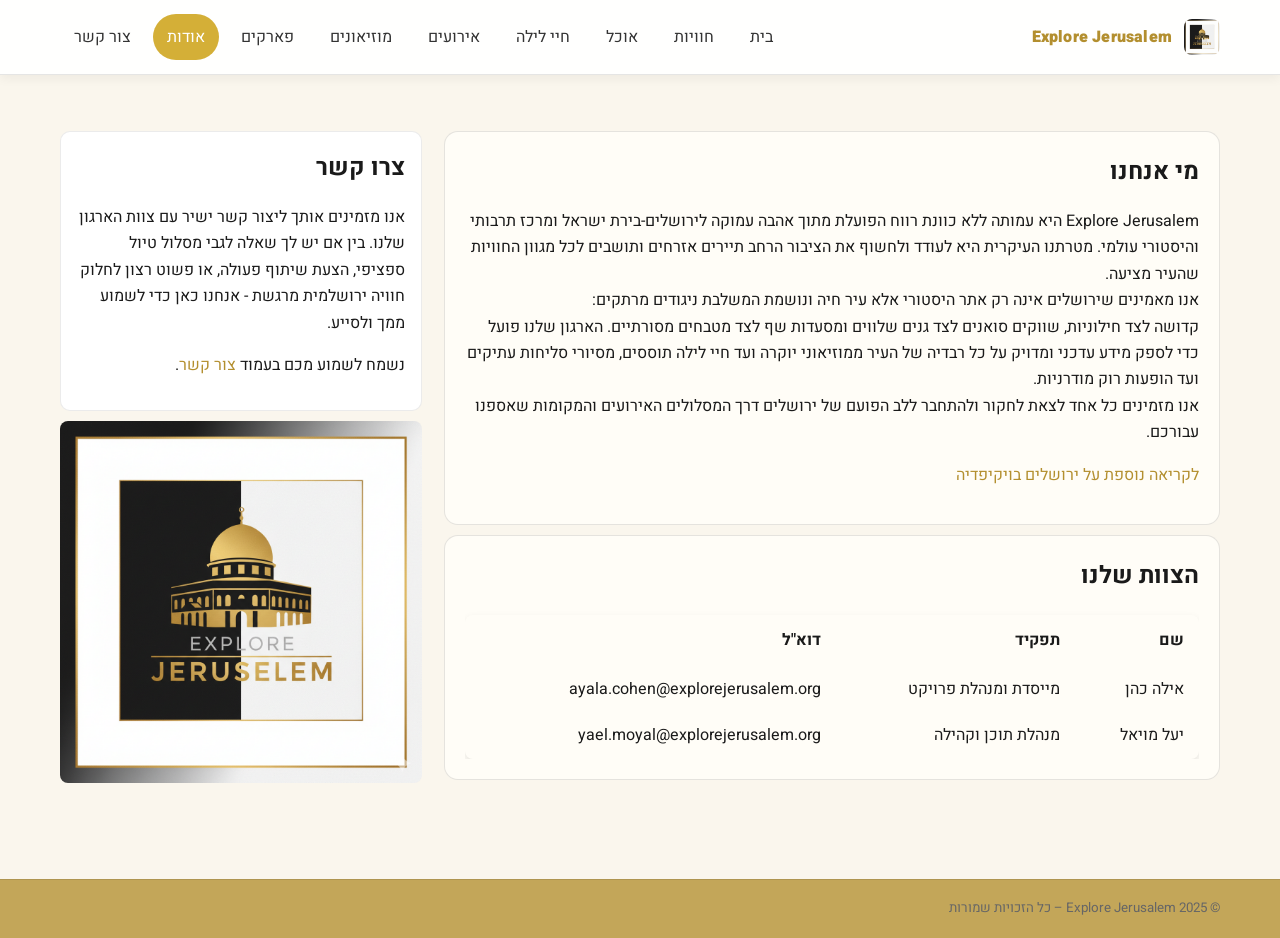
<file: html/about.html>
<!doctype html>
<html lang="he" dir="rtl">
<head>
  <meta charset="utf-8">
  <meta name="viewport" content="width=device-width, initial-scale=1">
  <title>Explore Jerusalem – אודות</title>
  <link rel="preconnect" href="https://fonts.googleapis.com">
  <link rel="preconnect" href="https://fonts.gstatic.com" crossorigin>
  <link href="https://fonts.googleapis.com/css2?family=Heebo:wght@400;700;900&display=swap" rel="stylesheet">
  <link rel="stylesheet" href="../css/style.css">
  <link rel="stylesheet" href="../css/responsive.css">
  <link rel="icon" href="../media/logo.png">
</head>
<body>
  
  <header class="header" role="banner">
    <div class="container header-inner">
      <a class="brand" href="index.html" aria-label="בית">
        <img src="../media/logo.png" alt="Explore Jerusalem">
        <span>Explore Jerusalem</span>
      </a>

      <input type="checkbox" id="nav-toggle" aria-label="פתיחת תפריט">
      <label class="hamburger" for="nav-toggle" aria-hidden="true">
        <span></span>
        <span></span>
        <span></span>
      </label>

      <nav class="nav" aria-label="ניווט ראשי">
        <a href="index.html">בית</a>
        <a href="experiences.html">חוויות</a>
        <a href="food.html">אוכל</a>
        <a href="nightlife.html">חיי לילה</a>
        <a href="events.html">אירועים</a>
        <a href="museum.html">מוזיאונים</a>
        <a href="park.html">פארקים</a>
        <a href="about.html" class="active">אודות</a>
        <a href="contact.html">צור קשר</a>
      </nav>
    </div>
  </header>

  <main id="main" class="section">
    <div class="container layout">
      <div class="col-flex-container">
        <article>
          <h1 class="m-0">מי אנחנו</h1>
          <p>
            Explore Jerusalem היא עמותה ללא כוונת רווח הפועלת מתוך אהבה עמוקה לירושלים-בירת ישראל ומרכז תרבותי והיסטורי עולמי. מטרתנו העיקרית היא לעודד ולחשוף את הציבור הרחב תיירים אזרחים ותושבים לכל מגוון החוויות שהעיר מציעה.
            <br/>
            אנו מאמינים שירושלים אינה רק אתר היסטורי אלא עיר חיה ונושמת המשלבת ניגודים מרתקים:<br/>
            קדושה לצד חילוניות, שווקים סואנים לצד גנים שלווים ומסעדות שף לצד מטבחים מסורתיים. הארגון שלנו פועל כדי לספק מידע עדכני ומדויק על כל רבדיה של העיר ממוזיאוני יוקרה ועד חיי לילה תוססים, מסיורי סליחות עתיקים ועד הופעות רוק מודרניות.
            <br/>
            אנו מזמינים כל אחד לצאת לחקור ולהתחבר ללב הפועם של ירושלים דרך המסלולים האירועים והמקומות שאספנו עבורכם.
          </p>
          <p class="mt-3">
            <a href="https://he.wikipedia.org/wiki/%D7%99%D7%A8%D7%95%D7%A9%D7%9C%D7%99%D7%9D"
              target="_blank" rel="noopener noreferrer">
              לקריאה נוספת על ירושלים בויקיפדיה
            </a>
          </p>
        </article>
        <article>
          <h2 class="m-0">הצוות שלנו</h1>
          <div class="table-responsive">
            <table>
              <thead>
                <tr>
                  <th>שם</th>
                  <th>תפקיד</th>
                  <th>דוא"ל</th>
                </tr>
              </thead>
              <tbody>
                <tr>
                  <td>אילה כהן</td>
                  <td>מייסדת ומנהלת פרויקט</td>
                  <td>ayala.cohen@explorejerusalem.org</td>
                </tr>
                <tr>
                  <td>יעל מויאל</td>
                  <td>מנהלת תוכן וקהילה</td>
                  <td>yael.moyal@explorejerusalem.org</td>
                </tr>
              </tbody>
            </table>
          </div>
        </article>
      </div>
      <div class="col-flex-container">
        <aside class="aside">
          <h2 class="m-0">צרו קשר</h2>
          <p>
            אנו מזמינים אותך ליצור קשר ישיר עם צוות הארגון שלנו. בין אם יש לך שאלה לגבי מסלול טיול ספציפי, הצעת שיתוף פעולה, או פשוט רצון לחלוק חוויה ירושלמית מרגשת - אנחנו כאן כדי לשמוע ממך ולסייע.
          </p>
          <p class="mt-3">נשמח לשמוע מכם בעמוד <a href="contact.html">צור קשר</a>.</p>
        </aside>
        <div>
          <img src="../media/logo.png"/>
        </div>
      </div>

      
      
    </div>
  </main>

  <footer class="footer" role="contentinfo">
		<div class="container footer-inner">
			<small>© 2025 Explore Jerusalem – כל הזכויות שמורות</small>
		</div>
	</footer>

</body>
</html>
</file>
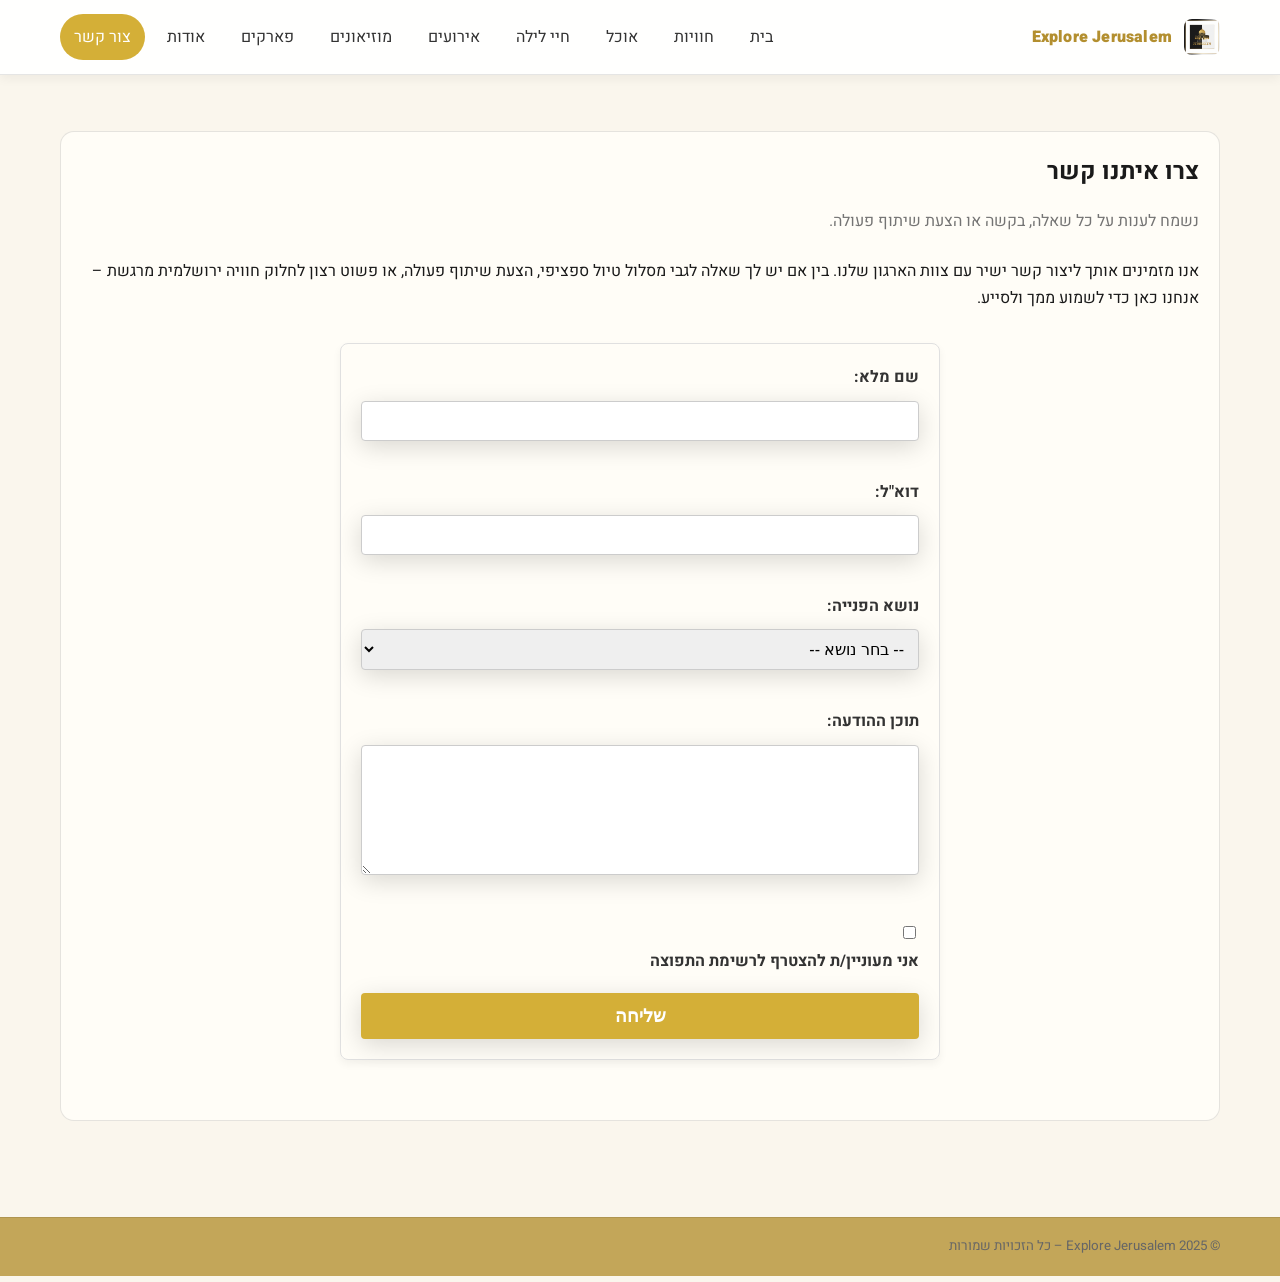
<file: html/contact.html>
<!doctype html>
<html lang="he" dir="rtl">
<head>
	<meta charset="utf-8">
	<meta name="viewport" content="width=device-width, initial-scale=1">
	<title>Explore Jerusalem – צור קשר</title>
	<link rel="preconnect" href="https://fonts.googleapis.com">
	<link rel="preconnect" href="https://fonts.gstatic.com" crossorigin>
	<link href="https://fonts.googleapis.com/css2?family=Heebo:wght@400;700;900&display=swap" rel="stylesheet">
	<link rel="stylesheet" href="../css/style.css">
	<link rel="stylesheet" href="../css/responsive.css">
	<link rel="icon" href="../media/logo.png">
</head>
<body>
    <header class="header" role="banner">
      <div class="container header-inner">
        <a class="brand" href="index.html" aria-label="בית">
          <img src="../media/logo.png" alt="Explore Jerusalem">
          <span>Explore Jerusalem</span>
        </a>

        <input type="checkbox" id="nav-toggle" aria-label="פתיחת תפריט">
        <label class="hamburger" for="nav-toggle" aria-hidden="true">
          <span></span>
          <span></span>
          <span></span>
        </label>

        <nav class="nav" aria-label="ניווט ראשי">
          <a href="index.html">בית</a>
          <a href="experiences.html">חוויות</a>
          <a href="food.html">אוכל</a>
          <a href="nightlife.html">חיי לילה</a>
          <a href="events.html">אירועים</a>
          <a href="museum.html">מוזיאונים</a>
          <a href="park.html">פארקים</a>
          <a href="about.html">אודות</a>
          <a href="contact.html" class="active">צור קשר</a>
        </nav>
      </div>
    </header>

	<main id="main">
		<div class="container">
            <article>
			<h1 class="m-0">צרו איתנו קשר</h1>
			<p class="muted">נשמח לענות על כל שאלה, בקשה או הצעת שיתוף פעולה.</p>

			<p class="mt-4">
				אנו מזמינים אותך ליצור קשר ישיר עם צוות הארגון שלנו. בין אם יש לך שאלה לגבי מסלול טיול ספציפי, הצעת שיתוף פעולה, או פשוט רצון לחלוק חוויה ירושלמית מרגשת – אנחנו כאן כדי לשמוע ממך ולסייע.
			</p>

			<form action="#" method="POST" class="contact-form mt-5">
				<div class="form-group">
					<label for="full-name">שם מלא:</label>
					<input type="text" id="full-name" name="full_name" required>
				</div>
				
				<div class="form-group">
					<label for="email">דוא"ל:</label>
					<input type="email" id="email" name="email_address" required>
				</div>
				
				<div class="form-group">
					<label for="subject">נושא הפנייה:</label>
					<select id="subject" name="subject" required>
						<option value="" disabled selected>-- בחר נושא --</option>
						<option value="question">שאלה כללית</option>
						<option value="collab">הצעת שיתוף פעולה</option>
						<option value="feedback">משוב / חווית טיול</option>
						<option value="report">דיווח על תקלה באתר</option>
					</select>
				</div>
				
				<div class="form-group">
					<label for="message">תוכן ההודעה:</label>
					<textarea id="message" name="message_content" rows="6" required></textarea>
				</div>
				
				<div>
					<input type="checkbox" id="newsletter" name="newsletter_signup">
					<label for="newsletter">אני מעוניין/ת להצטרף לרשימת התפוצה</label>
				</div>
				
				<button type="submit" class="btn-submit">שליחה</button>
			</form>
			</article>
		</div>
	</main>

	<footer class="footer" role="contentinfo">
		<div class="container footer-inner">
			<small>© 2025 Explore Jerusalem – כל הזכויות שמורות</small>
		</div>
	</footer>
</body>
</html>
</file>
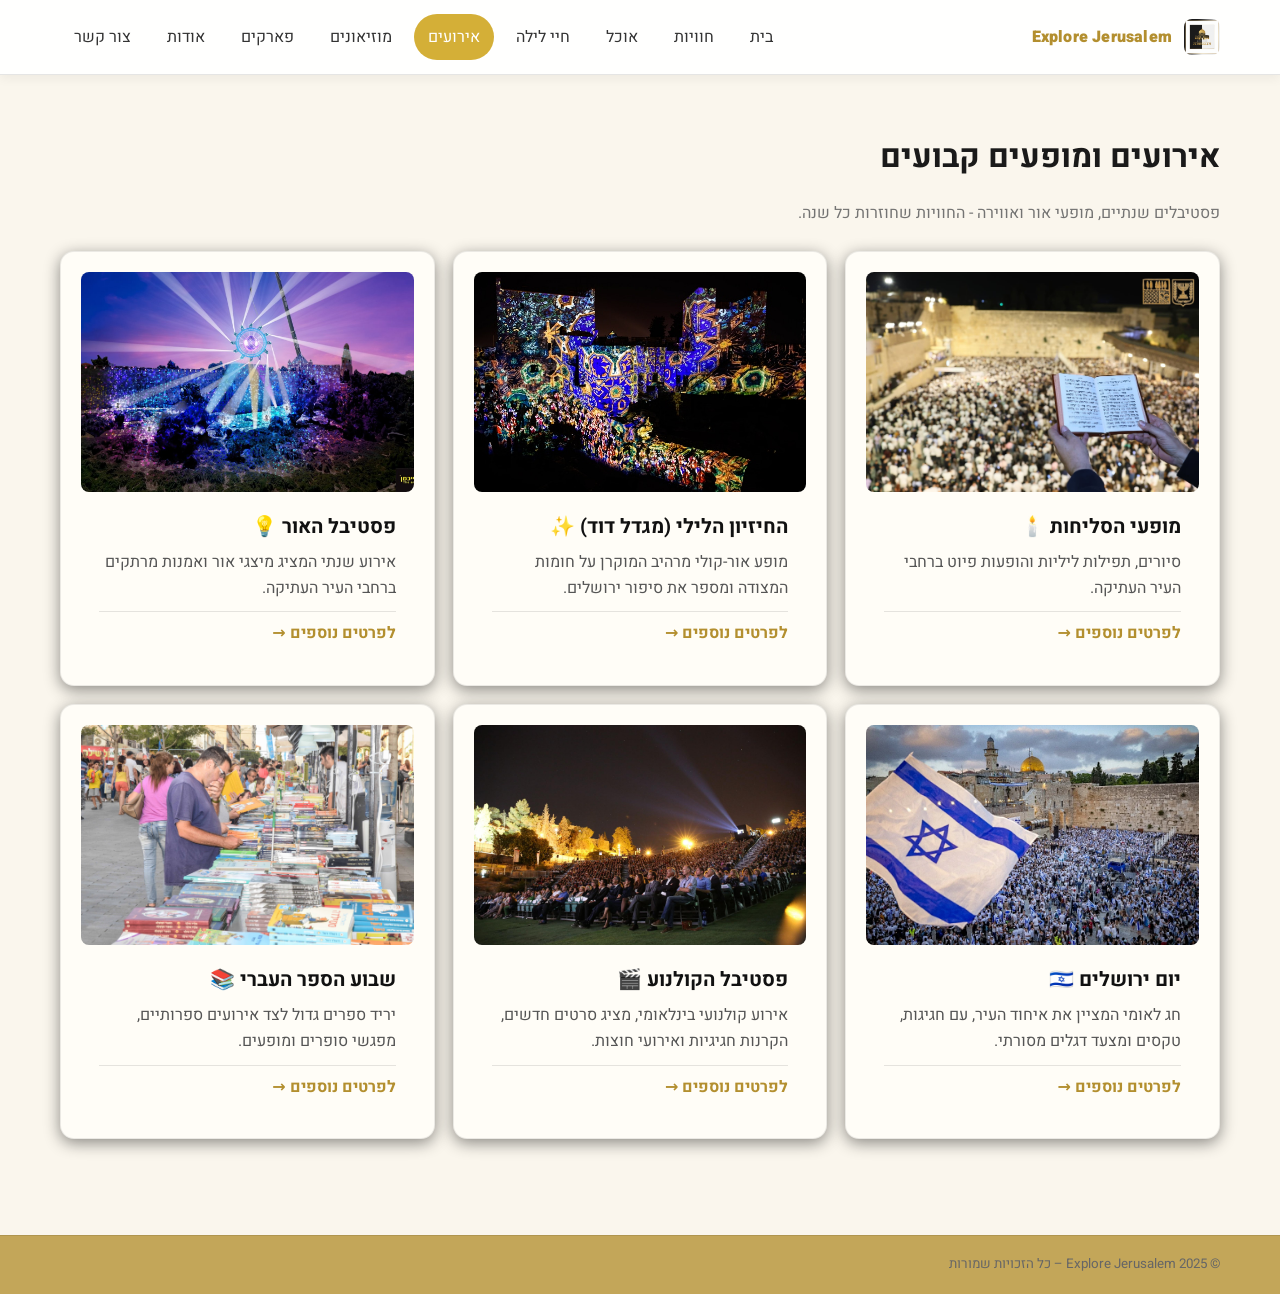
<file: html/events.html>
<!doctype html>
<html lang="he" dir="rtl">
    <head>
        <meta charset="utf-8">
        <meta name="viewport" content="width=device-width, initial-scale=1">
        <title>Explore Jerusalem – אירועים</title>
        <link rel="preconnect" href="https://fonts.googleapis.com">
        <link rel="preconnect" href="https://fonts.gstatic.com" crossorigin>
        <link href="https://fonts.googleapis.com/css2?family=Heebo:wght@400;700;900&display=swap" rel="stylesheet">
        <link rel="stylesheet" href="../css/style.css">
        <link rel="stylesheet" href="../css/responsive.css">
        <link rel="icon" href="../media/logo.png">
    </head>
    <body>
        <header class="header" role="banner">
            <div class="container header-inner">
                <a class="brand" href="index.html" aria-label="בית">
                <img src="../media/logo.png" alt="Explore Jerusalem">
                <span>Explore Jerusalem</span>
                </a>

                <input type="checkbox" id="nav-toggle" aria-label="פתיחת תפריט">
                <label class="hamburger" for="nav-toggle" aria-hidden="true">
                <span></span>
                <span></span>
                <span></span>
                </label>

                <nav class="nav" aria-label="ניווט ראשי">
                <a href="index.html">בית</a>
                <a href="experiences.html">חוויות</a>
                <a href="food.html">אוכל</a>
                <a href="nightlife.html">חיי לילה</a>
                <a href="events.html" class="active">אירועים</a>
                <a href="museum.html">מוזיאונים</a>
                <a href="park.html">פארקים</a>
                <a href="about.html">אודות</a>
                <a href="contact.html">צור קשר</a>
                </nav>
            </div>
        </header>

        <main id="main">
            <div class="container">
                <h1 class="m-0">אירועים ומופעים קבועים</h1>
                <p class="muted">פסטיבלים שנתיים, מופעי אור ואווירה - החוויות שחוזרות כל שנה.</p>

                <div class="grid mt-4">

                    <article class="card">
                        <img src="../media/events/selichot.jpeg" alt="סליחות בכותל">
                        <div class="card-body">
                            <h3>מופעי הסליחות 🕯️</h3>
                            <p>סיורים, תפילות ליליות והופעות פיוט ברחבי העיר העתיקה.</p>
                            <details>
                                <summary>לפרטים נוספים →</summary>
                                <div class="info">
                                    <p>מנהג מרגש שמושך אלפים לכותל המערבי. כולל מופעים אמנותיים, וסיורים המתקיימים בעיקר בשכונות נחלאות והעיר העתיקה.</p>
                                    <ul>
                                        <li><strong>מוקד עיקרי:</strong> הכותל המערבי</li>
                                        <li><strong>תקופה בשנה:</strong> סוף הקיץ / תחילת הסתיו (חודש אלול)</li>
                                        <li><strong>דגש:</strong> חוויה לילית, מומלץ להגיע מוקדם.</li>
                                    </ul>
                                </div>
                            </details>
                        </div>
                    </article>

                    <article class="card">
                        <img src="../media/events/david-tower-show.jpeg" alt="החיזיון הלילי במגדל דוד">
                        <div class="card-body">
                            <h3>החיזיון הלילי (מגדל דוד) ✨</h3>
                            <p>מופע אור-קולי מרהיב המוקרן על חומות המצודה ומספר את סיפור ירושלים.</p>
                            <details>
                                <summary>לפרטים נוספים →</summary>
                                <div class="info">
                                    <p>מופע קבוע המתקיים לאורך רוב השנה (למעט חודשי החורף הקרים במיוחד) ומספר את סיפור העיר בטכנולוגיית מולטימדיה חדשנית.</p>
                                    <ul>
                                        <li><strong>מוקד עיקרי:</strong> מצודת דוד (שער יפו)</li>
                                        <li><strong>תקופה בשנה:</strong> כל השנה (מומלץ לבדוק לו"ז חורף)</li>
                                        <li><strong>דגש:</strong> חובה למשפחות ולזוגות.</li>
                                    </ul>
                                </div>
                            </details>
                        </div>
                    </article>

                    <article class="card">
                        <img src="../media/events/light-festival.jpg" alt="פסטיבל האור">
                        <div class="card-body">
                            <h3>פסטיבל האור 💡</h3>
                            <p>אירוע שנתי המציג מיצגי אור ואמנות מרתקים ברחבי העיר העתיקה.</p>
                            <details>
                                <summary>לפרטים נוספים →</summary>
                                <div class="info">
                                    <p>פסטיבל בינלאומי המאיר את סמטאות העיר העתיקה במיצבים צבעוניים וחדשניים של אמנים מכל העולם. כניסה חופשית.</p>
                                    <ul>
                                        <li><strong>מוקד עיקרי:</strong> העיר העתיקה וסביבתה</li>
                                        <li><strong>תקופה בשנה:</strong> תחילת הקיץ (יוני)</li>
                                        <li><strong>דגש:</strong> חוויה לילית יוצאת דופן, חינם.</li>
                                    </ul>
                                </div>
                            </details>
                        </div>
                    </article>

                    <article class="card">
                        <img src="../media/events/jerusalem-day.webp" alt="יום ירושלים">
                        <div class="card-body">
                            <h3>יום ירושלים 🇮🇱</h3>
                            <p>חג לאומי המציין את איחוד העיר, עם חגיגות, טקסים ומצעד דגלים מסורתי.</p>
                            <details>
                                <summary>לפרטים נוספים →</summary>
                                <div class="info">
                                    <p>יום חג המלא באירועי שמחה, טקסים ממלכתיים, סיורים מיוחדים ואירועי שירה וריקוד ברחבי העיר.</p>
                                    <ul>
                                        <li><strong>מוקד עיקרי:</strong> גבעת התחמושת, הר הרצל, העיר העתיקה, מרכז העיר</li>
                                        <li><strong>תקופה בשנה:</strong> האביב (כ"ח באייר, סוף מאי/תחילת יוני)</li>
                                        <li><strong>דגש:</strong> מצעד הדגלים המפורסם והידוע לשמצה (חשוב לבדוק כניסות/יציאות).</li>
                                    </ul>
                                </div>
                            </details>
                        </div>
                    </article>

                    <article class="card">
                        <img src="../media/events/jerusalem-film-festival.jpg" alt="פסטיבל הקולנוע">
                        <div class="card-body">
                            <h3>פסטיבל הקולנוע 🎬</h3>
                            <p>אירוע קולנועי בינלאומי, מציג סרטים חדשים, הקרנות חגיגיות ואירועי חוצות.</p>
                            <details>
                                <summary>לפרטים נוספים →</summary>
                                <div class="info">
                                    <p>פסטיבל יוקרתי המציג מבחר רחב של קולנוע עלילתי ותיעודי, ישראלי ובינלאומי, ונערך בסינמטק ירושלים ובאתרים נוספים.</p>
                                    <ul>
                                        <li><strong>מוקד עיקרי:</strong> סינמטק ירושלים ומתחמים פתוחים</li>
                                        <li><strong>תקופה בשנה:</strong> אמצע הקיץ (יולי-אוגוסט)</li>
                                        <li><strong>דגש:</strong> חובבי קולנוע, הקרנות בכורה.</li>
                                    </ul>
                                </div>
                            </details>
                        </div>
                    </article>

                    <article class="card">
                        <img src="../media/events/book-week.jpg" alt="שבוע הספר העברי">
                        <div class="card-body">
                            <h3>שבוע הספר העברי 📚</h3>
                            <p>יריד ספרים גדול לצד אירועים ספרותיים, מפגשי סופרים ומופעים.</p>
                            <details>
                                <summary>לפרטים נוספים →</summary>
                                <div class="info">
                                    <p>אירוע שנתי המוקדש לספרות ולקריאה, מציע הנחות על ספרים, דוכני הוצאות לאור ופעילויות לכל המשפחה.</p>
                                    <ul>
                                        <li><strong>מוקד עיקרי:</strong> מתחם התחנה הראשונה, ובתי קפה שונים</li>
                                        <li><strong>תקופה בשנה:</strong> תחילת הקיץ (יוני)</li>
                                        <li><strong>דגש:</strong> חובבי ספרות, משפחות, פעילויות חוצות.</li>
                                    </ul>
                                </div>
                            </details>
                        </div>
                    </article>

                </div>
            </div>
        </main>

        <footer class="footer" role="contentinfo">
            <div class="container footer-inner">
                <small>© 2025 Explore Jerusalem – כל הזכויות שמורות</small>
            </div>
        </footer>

    </body>
</html>
</file>
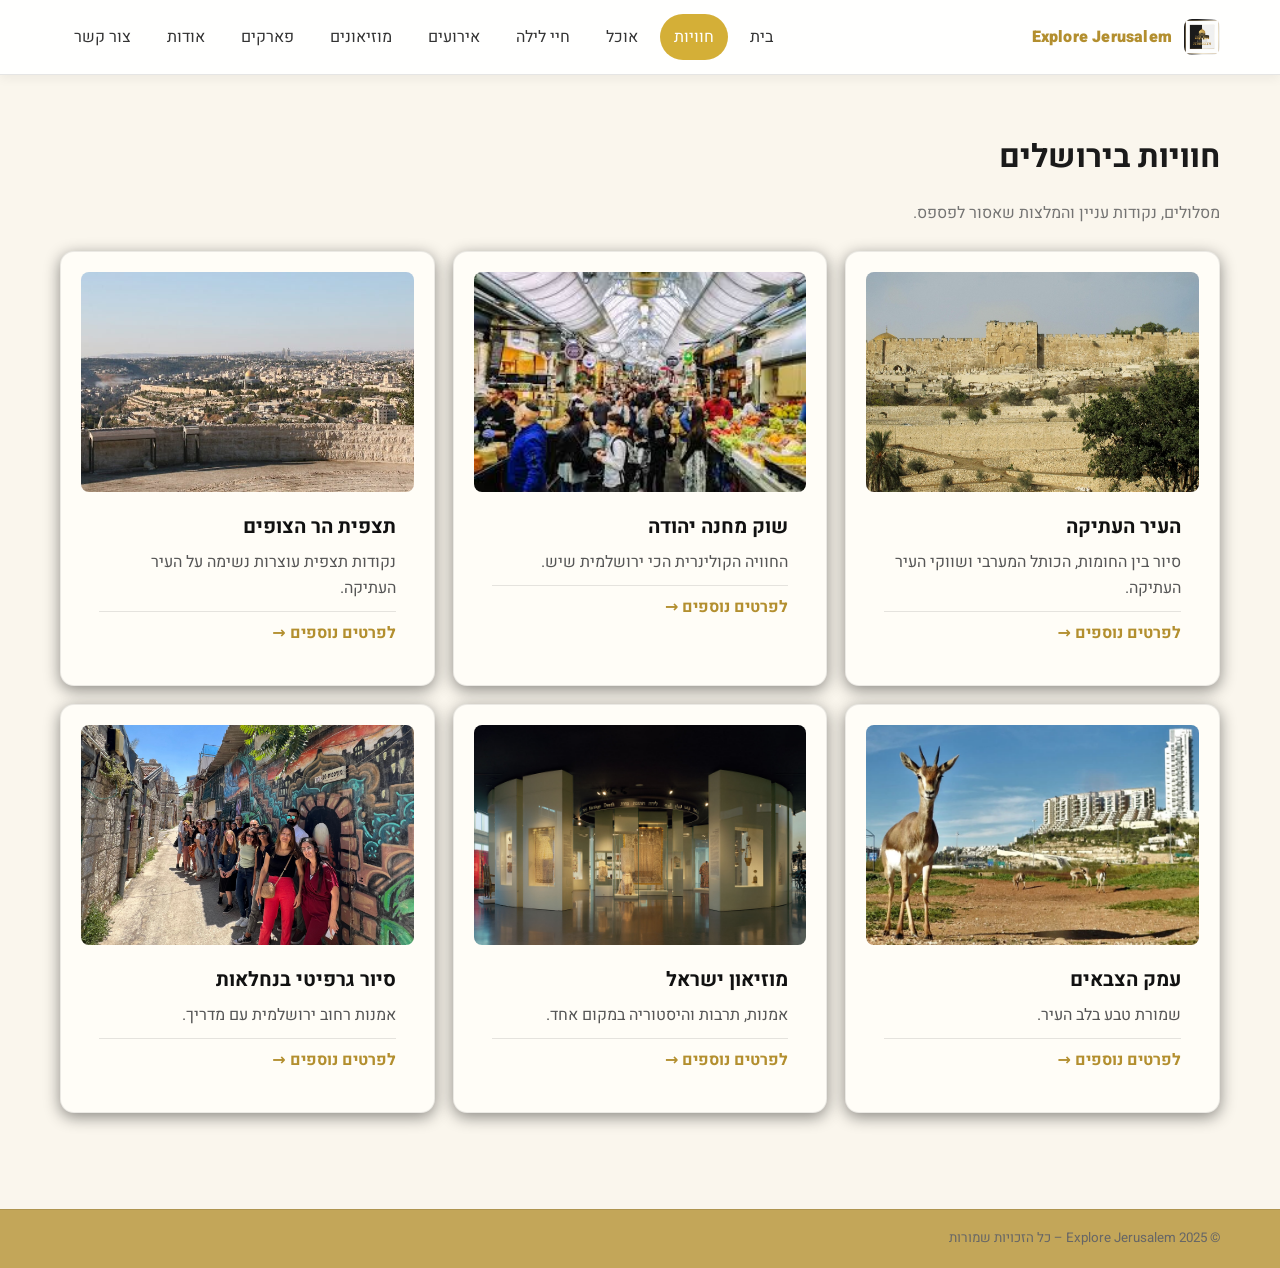
<file: html/experiences.html>
<!doctype html>
<html lang="he" dir="rtl">
  <head>
    <meta charset="utf-8">
    <meta name="viewport" content="width=device-width, initial-scale=1">
    <title>Explore Jerusalem – חוויות</title>
    <link rel="preconnect" href="https://fonts.googleapis.com">
    <link rel="preconnect" href="https://fonts.gstatic.com" crossorigin>
    <link href="https://fonts.googleapis.com/css2?family=Heebo:wght@400;700;900&display=swap" rel="stylesheet">
    <link rel="stylesheet" href="../css/style.css">
    <link rel="stylesheet" href="../css/responsive.css">
    <link rel="icon" href="../media/logo.png">
  </head>
  <body>
    <header class="header" role="banner">
      <div class="container header-inner">
        <a class="brand" href="index.html" aria-label="בית">
          <img src="../media/logo.png" alt="Explore Jerusalem">
          <span>Explore Jerusalem</span>
        </a>

        <input type="checkbox" id="nav-toggle" aria-label="פתיחת תפריט">
        <label class="hamburger" for="nav-toggle" aria-hidden="true">
          <span></span>
          <span></span>
          <span></span>
        </label>

        <nav class="nav" aria-label="ניווט ראשי">
          <a href="index.html">בית</a>
          <a href="experiences.html" class="active">חוויות</a>
          <a href="food.html">אוכל</a>
          <a href="nightlife.html">חיי לילה</a>
          <a href="events.html">אירועים</a>
          <a href="museum.html">מוזיאונים</a>
          <a href="park.html">פארקים</a>
          <a href="about.html">אודות</a>
          <a href="contact.html">צור קשר</a>
        </nav>
      </div>
    </header>

    <main id="main">
      <div class="container">
        <h1 class="m-0">חוויות בירושלים</h1>
        <p class="muted">מסלולים, נקודות עניין והמלצות שאסור לפספס.</p>

        <div class="grid mt-4">

          <!-- 1 - Old City -->
          <article class="card">
            <img src="../media/experiences/old-city-jerusalem.jpg" alt="העיר העתיקה">
            <div class="card-body">
              <h3>העיר העתיקה</h3>
              <p>סיור בין החומות, הכותל המערבי ושווקי העיר העתיקה.</p>

              <details>
                <summary>לפרטים נוספים →</summary>
                <div class="info">
                  <p>סיור בין החומות, הכותל המערבי, כנסיית הקבר ושוק העיר העתיקה – חוויה היסטורית מרגשת לכל המשפחה.</p>
                  <ul>
                    <li><strong>כתובת:</strong> שער יפו, ירושלים</li>
                    <li><strong>שעות פתיחה:</strong> 08:00–19:00</li>
                    <li><strong>מחיר:</strong> כניסה חופשית</li>
                  </ul>
                </div>
              </details>
            </div>
          </article>

          <!-- 2 - Mahane Yehuda -->
          <article class="card">
            <img src="../media/experiences/mahane-yehuda-market.jpeg" alt="שוק מחנה יהודה">
            <div class="card-body">
              <h3>שוק מחנה יהודה</h3>
              <p>החוויה הקולינרית הכי ירושלמית שיש.</p>

              <details>
                <summary>לפרטים נוספים →</summary>
                <div class="info">
                  <p>שוק מחנה יהודה – השוק התוסס והצבעוני של ירושלים. ביום שוק אוכל, בלילה ברים וחיי לילה תוססים.</p>
                  <ul>
                    <li><strong>כתובת:</strong> רחוב מחנה יהודה</li>
                    <li><strong>שעות:</strong> 07:00–23:00</li>
                    <li><strong>מחיר:</strong> כניסה חופשית</li>
                  </ul>
                </div>
              </details>
            </div>
          </article>

          <!-- 3 - Mount Scopus -->
          <article class="card">
            <img src="../media/experiences/mount-scopus-view.jpg" alt="תצפית הר הצופים">
            <div class="card-body">
              <h3>תצפית הר הצופים</h3>
              <p>נקודות תצפית עוצרות נשימה על העיר העתיקה.</p>

              <details>
                <summary>לפרטים נוספים →</summary>
                <div class="info">
                  <p>תצפית פנורמית על העיר העתיקה והר הבית – מקום מושלם לשקיעה, עם אווירה ירושלמית אמיתית.</p>
                  <ul>
                    <li><strong>כתובת:</strong> הר הצופים, ירושלים</li>
                    <li><strong>שעות:</strong> פתוח כל היום</li>
                    <li><strong>מחיר:</strong> חינם</li>
                  </ul>
                </div>
              </details>
            </div>
          </article>

          <!-- 4 - Gazelle Valley -->
          <article class="card">
            <img src="../media/experiences/gazelle-valley-park.webp" alt="עמק הצבאים">
            <div class="card-body">
              <h3>עמק הצבאים</h3>
              <p>שמורת טבע בלב העיר.</p>

              <details>
                <summary>לפרטים נוספים →</summary>
                <div class="info">
                  <p>שמורת טבע ירוקה בלב ירושלים עם מסלול הליכה, בריכות מים וצבאים חופשיים. מקום מושלם למשפחות ולפיקניק.</p>
                  <ul>
                    <li><strong>כתובת:</strong> עמק הצבאים, ירושלים</li>
                    <li><strong>שעות:</strong> 06:00–19:00</li>
                    <li><strong>מחיר:</strong> חינם</li>
                  </ul>
                </div>
              </details>
            </div>
          </article>

          <!-- 5 - Israel Museum -->
          <article class="card">
            <img src="../media/experiences/israel-museum.jpg" alt="מוזיאון ישראל">
            <div class="card-body">
              <h3>מוזיאון ישראל</h3>
              <p>אמנות, תרבות והיסטוריה במקום אחד.</p>

              <details>
                <summary>לפרטים נוספים →</summary>
                <div class="info">
                  <p>מוזיאון האמנות והארכיאולוגיה הגדול בישראל. כולל את היכל הספר, גן הפסלים ותערוכות מתחלפות בינלאומיות.</p>
                  <ul>
                    <li><strong>כתובת:</strong> רח׳ רופין 11, ירושלים</li>
                    <li><strong>שעות:</strong> 10:00–17:00</li>
                    <li><strong>מחיר:</strong> 54 ₪ למבוגר</li>
                  </ul>
                </div>
              </details>
            </div>
          </article>

          <!-- 6 - Nahlaot Street Art -->
          <article class="card">
            <img src="../media/experiences/nahlaot-street-art.jpeg" alt="סיור גרפיטי בנחלאות">
            <div class="card-body">
              <h3>סיור גרפיטי בנחלאות</h3>
              <p>אמנות רחוב ירושלמית עם מדריך.</p>

              <details>
                <summary>לפרטים נוספים →</summary>
                <div class="info">
                  <p>סיור אמנות רחוב מרתק בשכונת נחלאות, בהנחיית מדריך מקומי שיחשוף את הסיפורים מאחורי הציורים. מושלם לאוהבי תרבות ואמנות עכשווית.</p>
                  <ul>
                    <li><strong>כתובת:</strong> שכונת נחלאות, ירושלים</li>
                    <li><strong>שעות:</strong> 15:00–19:00</li>
                    <li><strong>מחיר:</strong> 40 ₪ לאדם</li>
                  </ul>
                </div>
              </details>
            </div>
          </article>

        </div>
      </div>
    </main>

    <footer class="footer" role="contentinfo">
		<div class="container footer-inner">
			<small>© 2025 Explore Jerusalem – כל הזכויות שמורות</small>
		</div>
	</footer>
  </body>
</html>
</file>
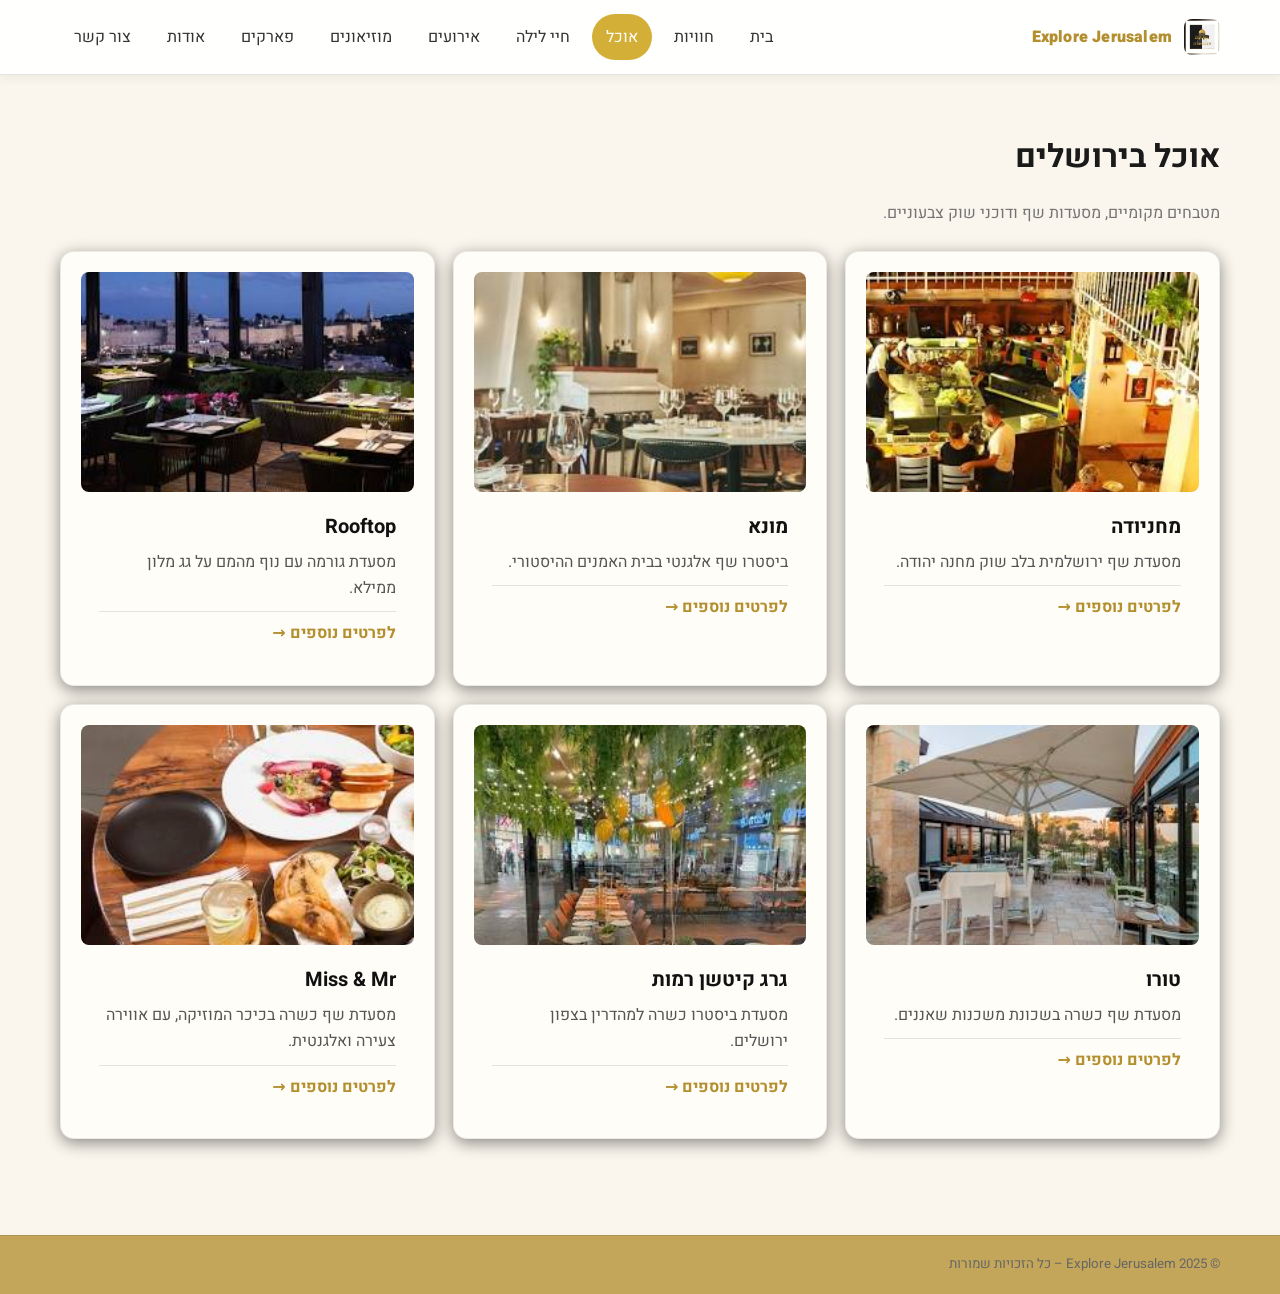
<file: html/food.html>
<!doctype html>
<html lang="he" dir="rtl">
<head>
  <meta charset="utf-8">
  <meta name="viewport" content="width=device-width, initial-scale=1">
  <title>Explore Jerusalem – אוכל</title>
  <link rel="preconnect" href="https://fonts.googleapis.com">
  <link rel="preconnect" href="https://fonts.gstatic.com" crossorigin>
  <link href="https://fonts.googleapis.com/css2?family=Heebo:wght@400;700;900&display=swap" rel="stylesheet">
  <link rel="stylesheet" href="../css/style.css">
  <link rel="stylesheet" href="../css/responsive.css">
  <link rel="icon" href="../media/logo.png">
</head>
<body>
  <header class="header" role="banner">
      <div class="container header-inner">
        <a class="brand" href="index.html" aria-label="בית">
          <img src="../media/logo.png" alt="Explore Jerusalem">
          <span>Explore Jerusalem</span>
        </a>

        <input type="checkbox" id="nav-toggle" aria-label="פתיחת תפריט">
        <label class="hamburger" for="nav-toggle" aria-hidden="true">
          <span></span>
          <span></span>
          <span></span>
        </label>

        <nav class="nav" aria-label="ניווט ראשי">
          <a href="index.html">בית</a>
          <a href="experiences.html">חוויות</a>
          <a href="food.html" class="active">אוכל</a>
          <a href="nightlife.html">חיי לילה</a>
          <a href="events.html">אירועים</a>
          <a href="museum.html">מוזיאונים</a>
          <a href="park.html">פארקים</a>
          <a href="about.html">אודות</a>
          <a href="contact.html">צור קשר</a>
        </nav>
      </div>
    </header>

  <main id="main">
    <div class="container">
      <h1 class="m-0">אוכל בירושלים</h1>
      <p class="muted">מטבחים מקומיים, מסעדות שף ודוכני שוק צבעוניים.</p>

      <div class="grid mt-4">

        <!-- 1 מחניודה -->
        <article class="card">
          <img src="../media/restaurants/machneyuda.jpeg" alt="מחניודה">
          <div class="card-body">
            <h3>מחניודה</h3>
            <p>מסעדת שף ירושלמית בלב שוק מחנה יהודה.</p>
            <details>
              <summary>לפרטים נוספים →</summary>
              <div class="info">
                <p>מטבח ישראלי עכשווי מאת השפים אסף גרניט ואורי נבון, עם אווירה תוססת ופתוחה למטבח.</p>
                <ul>
                  <li><strong>כתובת:</strong> בית יעקב 10, ירושלים</li>
                  <li><strong>טלפון:</strong> 02-533-3442</li>
                  <li><strong>אתר:</strong> <a href="https://en.machneyuda.co.il/" target="_blank" rel="noopener noreferrer">machneyuda.co.il</a></li>
                </ul>
              </div>
            </details>
          </div>
        </article>

        <!-- 2 מונא -->
        <article class="card">
          <img src="../media/restaurants/muna.jpeg" alt="מונא">
          <div class="card-body">
            <h3>מונא</h3>
            <p>ביסטרו שף אלגנטי בבית האמנים ההיסטורי.</p>
            <details>
              <summary>לפרטים נוספים →</summary>
              <div class="info">
                <p>מסעדת מונא מציעה תפריט עדכני עם נגיעות אירופיות, בר יין עשיר ואווירה אינטימית.</p>
                <ul>
                  <li><strong>כתובת:</strong> שמואל הנגיד 12, ירושלים</li>
                  <li><strong>טלפון:</strong> 02-622-2283</li>
                  <li><strong>אתר:</strong> <a href="https://monarest.co.il/" target="_blank" rel="noopener noreferrer">monarest.co.il</a></li>
                </ul>
              </div>
            </details>
          </div>
        </article>

        <!-- 3 Rooftop -->
        <article class="card">
          <img src="../media/restaurants/rooftop.jpeg" alt="Rooftop">
          <div class="card-body">
            <h3>Rooftop</h3>
            <p>מסעדת גורמה עם נוף מהמם על גג מלון ממילא.</p>
            <details>
              <summary>לפרטים נוספים →</summary>
              <div class="info">
                <p>תפריט ים-תיכוני מוקפד לצד בר יין עשיר, עם נוף עוצר נשימה לעיר העתיקה.</p>
                <ul>
                  <li><strong>כתובת:</strong> המלך שלמה 11, ירושלים</li>
                  <li><strong>טלפון:</strong> 02-548-2230</li>
                  <li><strong>אתר:</strong> <a href="https://www.mamillahotel.com/eat-drink/the-rooftop/" target="_blank" rel="noopener noreferrer">mamillahotel.com</a></li>
                </ul>
              </div>
            </details>
          </div>
        </article>

        <!-- 4 טורו -->
        <article class="card">
          <img src="../media/restaurants/turo.jpeg" alt="טורו">
          <div class="card-body">
            <h3>טורו</h3>
            <p>מסעדת שף כשרה בשכונת משכנות שאננים.</p>
            <details>
              <summary>לפרטים נוספים →</summary>
              <div class="info">
                <p>טורו משלבת מטבח ים-תיכוני מודרני עם נוף פתוח לעיר העתיקה ואווירה רומנטית.</p>
                <ul>
                  <li><strong>כתובת:</strong> ש.א. נכון 2, ירושלים</li>
                  <li><strong>טלפון:</strong> 02-570-2189</li>
                  <li><strong>אתר:</strong> <a href="https://touro.co.il/" target="_blank" rel="noopener noreferrer">touro.co.il</a></li>
                </ul>
              </div>
            </details>
          </div>
        </article>

        <!-- 5 גרג קיטשן רמות -->
        <article class="card">
          <img src="../media/restaurants/greg-ramot.jpeg" alt="גרג קיטשן רמות">
          <div class="card-body">
            <h3>גרג קיטשן רמות</h3>
            <p>מסעדת ביסטרו כשרה למהדרין בצפון ירושלים.</p>
            <details>
              <summary>לפרטים נוספים →</summary>
              <div class="info">
                <p>מקום רחב ידיים עם תפריט ישראלי מודרני, קינוחים וארוחות בוקר עשירות.</p>
                <ul>
                  <li><strong>כתובת:</strong> שדרות גולדה מאיר 255, קניון רמות, ירושלים</li>
                  <li><strong>טלפון:</strong> 02-536-9027</li>
                  <li><strong>אתר:</strong> <a href="https://kitchen-ramot.co.il/" target="_blank" rel="noopener noreferrer">kitchen-ramot.co.il</a></li>
                </ul>
              </div>
            </details>
          </div>
        </article>

        <!-- 6 Miss & Mr -->
        <article class="card">
          <img src="../media/restaurants/missandmr.jpeg" alt="Miss & Mr">
          <div class="card-body">
            <h3>Miss & Mr</h3>
            <p>מסעדת שף כשרה בכיכר המוזיקה, עם אווירה צעירה ואלגנטית.</p>
            <details>
              <summary>לפרטים נוספים →</summary>
              <div class="info">
                <p>מטבח מודרני עם נגיעות ים-תיכוניות ופרזנטציה מרהיבה. אחת החוויות הקולינריות המרשימות בעיר.</p>
                <ul>
                  <li><strong>כתובת:</strong> יואל משה סולומון 12, ירושלים</li>
                  <li><strong>טלפון:</strong> 050-535-7811</li>
                  <li><strong>אינסטגרם:</strong> <a href="https://www.instagram.com/miss_mr_jlm/" target="_blank" rel="noopener noreferrer">@miss_mr_jlm</a></li>
                </ul>
              </div>
            </details>
          </div>
        </article>

      </div>
    </div>
  </main>

  <footer class="footer" role="contentinfo">
		<div class="container footer-inner">
			<small>© 2025 Explore Jerusalem – כל הזכויות שמורות</small>
		</div>
	</footer>
</body>
</html>
</file>
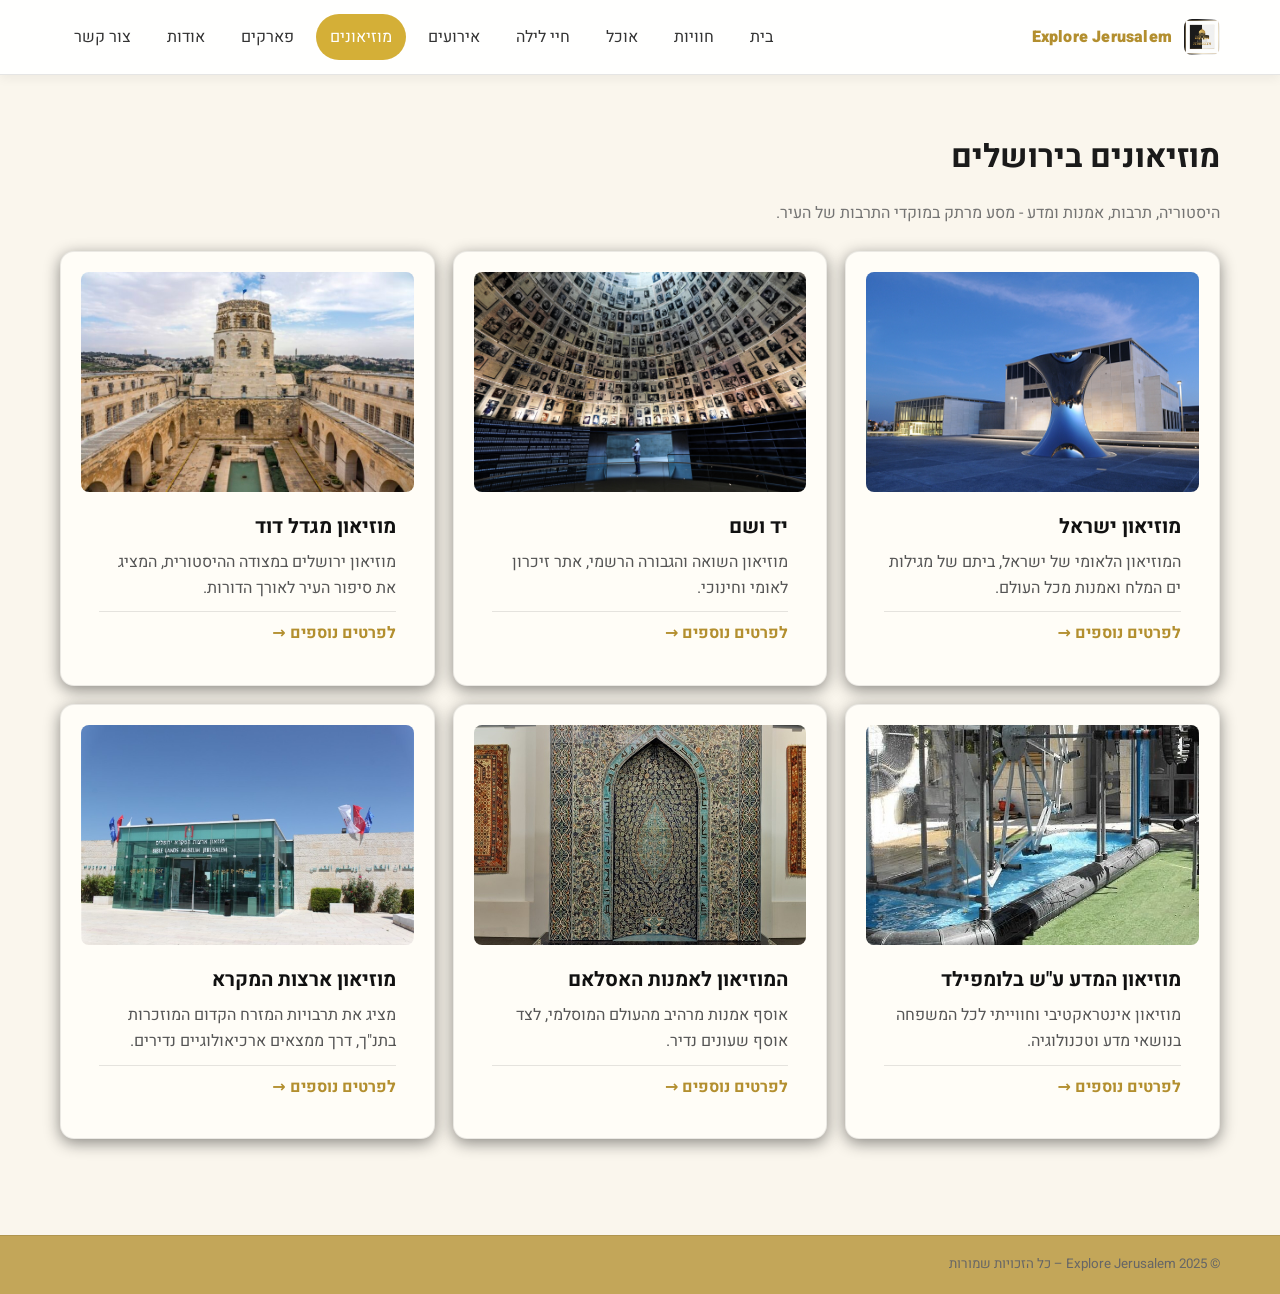
<file: html/museum.html>
<!doctype html>
<html lang="he" dir="rtl">
<head>
	<meta charset="utf-8">
	<meta name="viewport" content="width=device-width, initial-scale=1">
	<title>Explore Jerusalem – מוזיאונים</title>
	<link rel="preconnect" href="https://fonts.googleapis.com">
	<link rel="preconnect" href="https://fonts.gstatic.com" crossorigin>
	<link href="https://fonts.googleapis.com/css2?family=Heebo:wght@400;700;900&display=swap" rel="stylesheet">
	<link rel="stylesheet" href="../css/style.css">
	<link rel="stylesheet" href="../css/responsive.css">
	<link rel="icon" href="../media/logo.png">
</head>
<body>

	<header class="header" role="banner">
      <div class="container header-inner">
        <a class="brand" href="index.html" aria-label="בית">
          <img src="../media/logo.png" alt="Explore Jerusalem">
          <span>Explore Jerusalem</span>
        </a>

        <input type="checkbox" id="nav-toggle" aria-label="פתיחת תפריט">
        <label class="hamburger" for="nav-toggle" aria-hidden="true">
          <span></span>
          <span></span>
          <span></span>
        </label>

        <nav class="nav" aria-label="ניווט ראשי">
          <a href="index.html">בית</a>
          <a href="experiences.html">חוויות</a>
          <a href="food.html">אוכל</a>
          <a href="nightlife.html">חיי לילה</a>
          <a href="events.html">אירועים</a>
          <a href="museum.html" class="active">מוזיאונים</a>
          <a href="park.html">פארקים</a>
          <a href="about.html">אודות</a>
          <a href="contact.html">צור קשר</a>
        </nav>
      </div>
    </header>

	<main id="main">
		<div class="container">
			<h1 class="m-0">מוזיאונים בירושלים</h1>
			<p class="muted">היסטוריה, תרבות, אמנות ומדע - מסע מרתק במוקדי התרבות של העיר.</p>

			<div class="grid mt-4">

				<article class="card">
					<img src="../media/museums/israel-museum.jpg" alt="מוזיאון ישראל">
					<div class="card-body">
						<h3>מוזיאון ישראל</h3>
						<p>המוזיאון הלאומי של ישראל, ביתם של מגילות ים המלח ואמנות מכל העולם.</p>
						<details>
							<summary>לפרטים נוספים →</summary>
							<div class="info">
								<p>מוזיאון רחב ידיים המכיל אוספים ארכיאולוגיים, אמנות יהודית ואת היכל הספר המפורסם.</p>
								<ul>
									<li><strong>כתובת:</strong> דרך רופין 11, ירושלים</li>
									<li><strong>טלפון:</strong> 02-670-8811</li>
									<li><strong>אתר:</strong> <a href="https://www.imj.org.il/" target="_blank" rel="noopener noreferrer">imj.org.il</a></li>
								</ul>
							</div>
						</details>
					</div>
				</article>

				<article class="card">
					<img src="../media/museums/yad-vashem.jpg" alt="יד ושם">
					<div class="card-body">
						<h3>יד ושם</h3>
						<p>מוזיאון השואה והגבורה הרשמי, אתר זיכרון לאומי וחינוכי.</p>
						<details>
							<summary>לפרטים נוספים →</summary>
							<div class="info">
								<p>מרכז חינוכי ומוזיאון זיכרון חשוב, המציג את סיפור השואה באמצעות תצוגות מרגשות, עדויות ומיצגים.</p>
								<ul>
									<li><strong>כתובת:</strong> שדרות הרצל, ירושלים</li>
									<li><strong>טלפון:</strong> 02-644-3400</li>
									<li><strong>אתר:</strong> <a href="https://www.yadvashem.org/" target="_blank" rel="noopener noreferrer">yadvashem.org</a></li>
								</ul>
							</div>
						</details>
					</div>
				</article>

				<article class="card">
					<img src="../media/museums/david-tower.jpg" alt="מוזיאון מגדל דוד">
					<div class="card-body">
						<h3>מוזיאון מגדל דוד</h3>
						<p>מוזיאון ירושלים במצודה ההיסטורית, המציג את סיפור העיר לאורך הדורות.</p>
						<details>
							<summary>לפרטים נוספים →</summary>
							<div class="info">
								<p>המצודה המרשימה מציעה תצוגות היסטוריות, ארכיאולוגיות ותצפית מדהימה על העיר העתיקה והחדשה.</p>
								<ul>
									<li><strong>כתובת:</strong> שער יפו, ירושלים</li>
									<li><strong>טלפון:</strong> 02-626-2444</li>
									<li><strong>אתר:</strong> <a href="https://www.tod.org.il/" target="_blank" rel="noopener noreferrer">tod.org.il</a></li>
								</ul>
							</div>
						</details>
					</div>
				</article>

				<article class="card">
					<img src="../media/museums/science-museum.jpg" alt="מוזיאון המדע">
					<div class="card-body">
						<h3>מוזיאון המדע ע"ש בלומפילד</h3>
						<p>מוזיאון אינטראקטיבי וחווייתי לכל המשפחה בנושאי מדע וטכנולוגיה.</p>
						<details>
							<summary>לפרטים נוספים →</summary>
							<div class="info">
								<p>המוזיאון מציע תערוכות מתחלפות וקבועות המאפשרות התנסות פעילה ולמידה דרך משחק וניסויים.</p>
								<ul>
									<li><strong>כתובת:</strong> שדרות המוזיאונים 3, ירושלים</li>
									<li><strong>טלפון:</strong> 02-654-7777</li>
									<li><strong>אתר:</strong> <a href="https://www.mada.org.il/" target="_blank" rel="noopener noreferrer">mada.org.il</a></li>
								</ul>
							</div>
						</details>
					</div>
				</article>

				<article class="card">
					<img src="../media/museums/islamic-art.jpg" alt="המוזיאון לאמנות האסלאם">
					<div class="card-body">
						<h3>המוזיאון לאמנות האסלאם</h3>
						<p>אוסף אמנות מרהיב מהעולם המוסלמי, לצד אוסף שעונים נדיר.</p>
						<details>
							<summary>לפרטים נוספים →</summary>
							<div class="info">
								<p>המוזיאון מציג אלפי פריטים של אמנות אסלאמית מכל התקופות והאזורים, ומציע גן יפה ושקט.</p>
								<ul>
									<li><strong>כתובת:</strong> הפלמ"ח 2, ירושלים</li>
									<li><strong>טלפון:</strong> 02-566-1291</li>
									<li><strong>אתר:</strong> <a href="https://www.islamicart.co.il/" target="_blank" rel="noopener noreferrer">islamicart.co.il</a></li>
								</ul>
							</div>
						</details>
					</div>
				</article>

				<article class="card">
					<img src="../media/museums/bible-lands-museum.jpg" alt="מוזיאון ארצות המקרא">
					<div class="card-body">
						<h3>מוזיאון ארצות המקרא</h3>
						<p>מציג את תרבויות המזרח הקדום המוזכרות בתנ"ך, דרך ממצאים ארכיאולוגיים נדירים.</p>
						<details>
							<summary>לפרטים נוספים →</summary>
							<div class="info">
								<p>מסע בזמן בין תרבויות מצרים, מסופוטמיה, ואיראן, המאפשר להבין את הרקע ההיסטורי של הסיפור המקראי.</p>
								<ul>
									<li><strong>כתובת:</strong> שמואל סטפן וייז 25, ירושלים</li>
									<li><strong>טלפון:</strong> 02-561-1066</li>
									<li><strong>אתר:</strong> <a href="https://www.blmj.org/" target="_blank" rel="noopener noreferrer">blmj.org</a></li>
								</ul>
							</div>
						</details>
					</div>
				</article>

			</div>
		</div>
	</main>

	<footer class="footer" role="contentinfo">
		<div class="container footer-inner">
			<small>© 2025 Explore Jerusalem – כל הזכויות שמורות</small>
		</div>
	</footer>
</body>
</html>
</file>
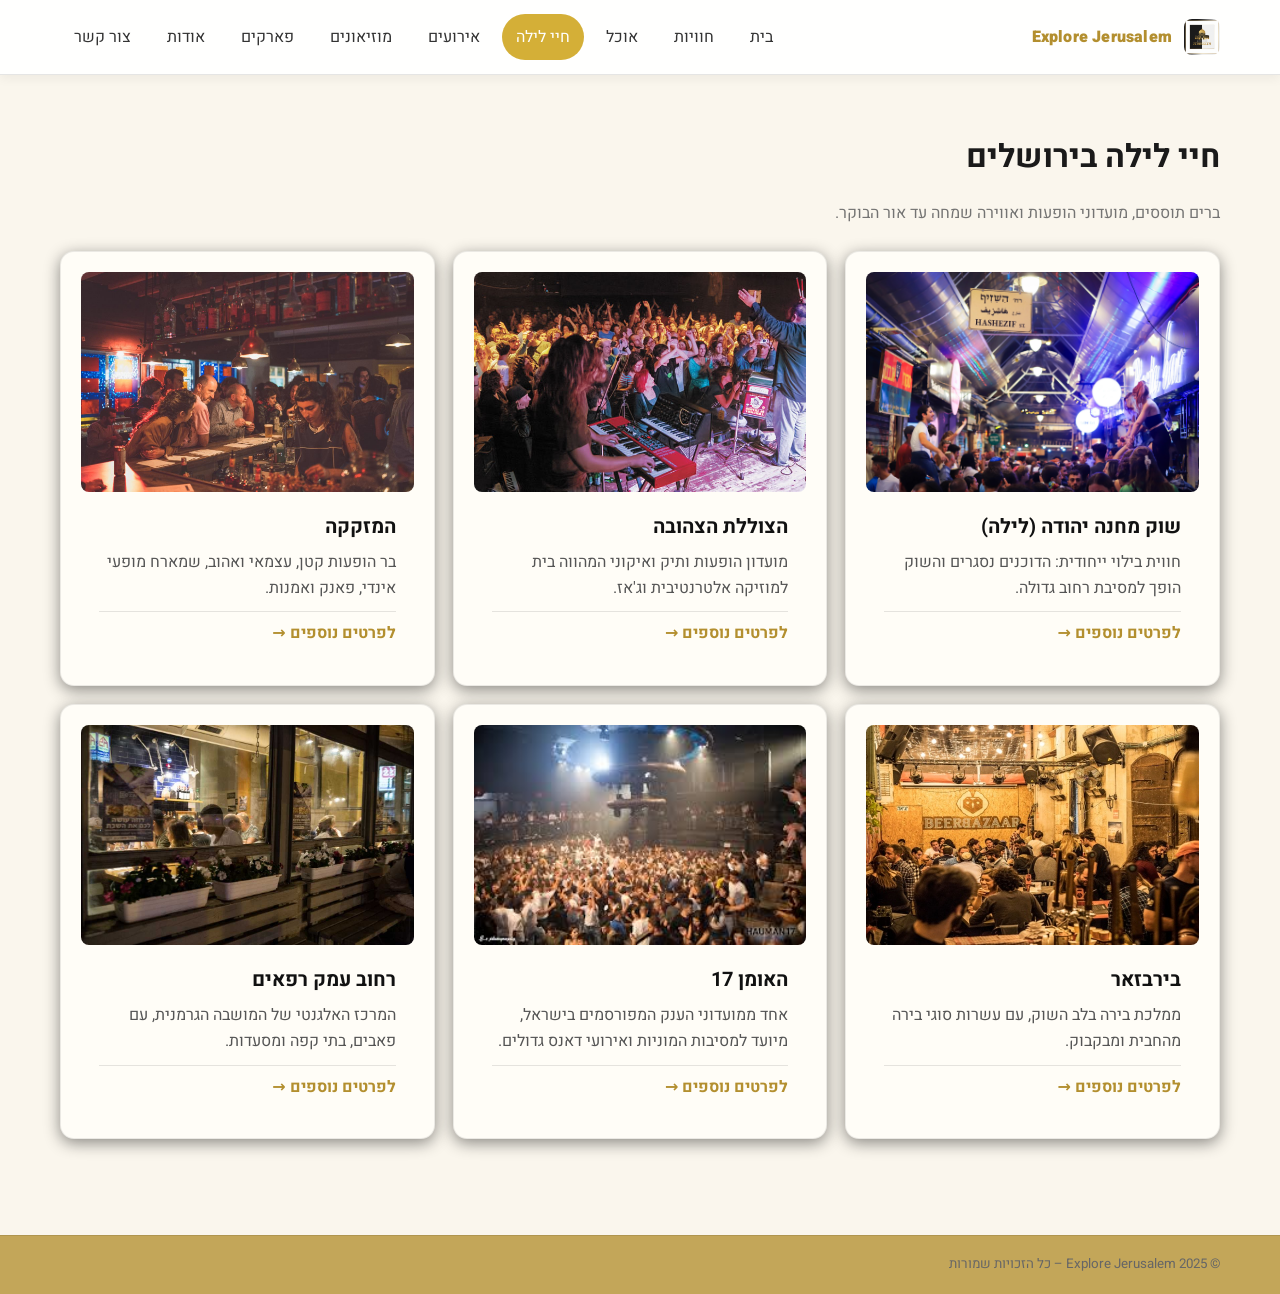
<file: html/nightlife.html>
<!doctype html>
<html lang="he" dir="rtl">
    <head>
        <meta charset="utf-8">
        <meta name="viewport" content="width=device-width, initial-scale=1">
        <title>Explore Jerusalem – חיי לילה</title>
        <link rel="preconnect" href="https://fonts.googleapis.com">
        <link rel="preconnect" href="https://fonts.gstatic.com" crossorigin>
        <link href="https://fonts.googleapis.com/css2?family=Heebo:wght@400;700;900&display=swap" rel="stylesheet">
        <link rel="stylesheet" href="../css/style.css">
        <link rel="stylesheet" href="../css/responsive.css">
        <link rel="icon" href="../media/logo.png">
    </head>
    <body>
        <header class="header" role="banner">
            <div class="container header-inner">
                <a class="brand" href="index.html" aria-label="בית">
                <img src="../media/logo.png" alt="Explore Jerusalem">
                <span>Explore Jerusalem</span>
                </a>

                <input type="checkbox" id="nav-toggle" aria-label="פתיחת תפריט">
                <label class="hamburger" for="nav-toggle" aria-hidden="true">
                    <span></span>
                    <span></span>
                    <span></span>
                </label>

                <nav class="nav" aria-label="ניווט ראשי">
                <a href="index.html">בית</a>
                <a href="experiences.html">חוויות</a>
                <a href="food.html">אוכל</a>
                <a href="nightlife.html" class="active">חיי לילה</a>
                <a href="events.html">אירועים</a>
                <a href="museum.html">מוזיאונים</a>
                <a href="park.html">פארקים</a>
                <a href="about.html">אודות</a>
                <a href="contact.html">צור קשר</a>
                </nav>
            </div>
        </header>

        <main id="main">
            <div class="container">
                <h1 class="m-0">חיי לילה בירושלים</h1>
                <p class="muted">ברים תוססים, מועדוני הופעות ואווירה שמחה עד אור הבוקר.</p>

                <div class="grid mt-4">

                    <article class="card">
                        <img src="../media/nightlife/mahane-yehuda-bars.jpg" alt="שוק מחנה יהודה בלילה">
                        <div class="card-body">
                            <h3>שוק מחנה יהודה (לילה)</h3>
                            <p>חווית בילוי ייחודית: הדוכנים נסגרים והשוק הופך למסיבת רחוב גדולה.</p>
                            <details>
                                <summary>לפרטים נוספים →</summary>
                                <div class="info">
                                    <p>מגוון עצום של פאבים וברים קטנים (כמו ה'טרייפל', ה'שוקה' וה'בר הסירות') המציעים קוקטיילים, בירות, אוכל רחוב ומוזיקה חיה.</p>
                                    <ul>
                                        <li><strong>אזור:</strong> רחוב עץ חיים וסמטאות השוק</li>
                                        <li><strong>סגנון:</strong> שמח, המוני, פתוח</li>
                                        <li><strong>מומלץ:</strong> לטייל בין הברים ולטעום מכל אחד.</li>
                                    </ul>
                                </div>
                            </details>
                        </div>
                    </article>

                    <article class="card">
                        <img src="../media/nightlife/yellow-submarine.jpg" alt="הצוללת הצהובה">
                        <div class="card-body">
                            <h3>הצוללת הצהובה</h3>
                            <p>מועדון הופעות ותיק ואיקוני המהווה בית למוזיקה אלטרנטיבית וג'אז.</p>
                            <details>
                                <summary>לפרטים נוספים →</summary>
                                <div class="info">
                                    <p>מקום איכותי לצפייה בהופעות חיות של אמנים מקומיים ובינלאומיים, עם דגש על אינדי, רוק וג'אז.</p>
                                    <ul>
                                        <li><strong>כתובת:</strong> הרכבת 13, ירושלים</li>
                                        <li><strong>טלפון:</strong> 02-678-0114</li>
                                        <li><strong>אתר:</strong> <a href="https://yellowsubmarine.org.il/" target="_blank" rel="noopener noreferrer">yellowsubmarine.org.il</a></li>
                                    </ul>
                                </div>
                            </details>
                        </div>
                    </article>

                    <article class="card">
                        <img src="../media/nightlife/mazkeka.jpeg" alt="המזקקה">
                        <div class="card-body">
                            <h3>המזקקה</h3>
                            <p>בר הופעות קטן, עצמאי ואהוב, שמארח מופעי אינדי, פאנק ואמנות.</p>
                            <details>
                                <summary>לפרטים נוספים →</summary>
                                <div class="info">
                                    <p>ממוקם באזור מחסנים תעשייתי, המזקקה הוא מרכז תרבות בועט עם אווירה אנדרגראונד.</p>
                                    <ul>
                                        <li><strong>כתובת:</strong> שושן 3, ירושלים</li>
                                        <li><strong>סגנון:</strong> אלטרנטיבי, מוזיקה ניסיונית</li>
                                        <li><strong>טלפון:</strong> אין, מומלץ לבדוק אירועים ברשתות החברתיות.</li>
                                    </ul>
                                </div>
                            </details>
                        </div>
                    </article>

                    <article class="card">
                        <img src="../media/nightlife/beerbazar.jpeg" alt="בירבזאר">
                        <div class="card-body">
                            <h3>בירבזאר</h3>
                            <p>ממלכת בירה בלב השוק, עם עשרות סוגי בירה מהחבית ומבקבוק.</p>
                            <details>
                                <summary>לפרטים נוספים →</summary>
                                <div class="info">
                                    <p>גן עדן לאוהבי בירה, עם מגוון בירות בוטיק ישראליות ובינלאומיות, לצד תפריט אוכל שמתאים לבירה.</p>
                                    <ul>
                                        <li><strong>כתובת:</strong> עץ חיים 3, ירושלים (בתוך השוק)</li>
                                        <li><strong>טלפון:</strong> 02-532-6272</li>
                                        <li><strong>אתר:</strong> <a href="https://www.beerbazaar.co.il/" target="_blank" rel="noopener noreferrer">beerbazaar.co.il</a></li>
                                    </ul>
                                </div>
                            </details>
                        </div>
                    </article>

                    <article class="card">
                        <img src="../media/nightlife/haoman17.jpeg" alt="האומן 17">
                        <div class="card-body">
                            <h3>האומן 17</h3>
                            <p>אחד ממועדוני הענק המפורסמים בישראל, מיועד למסיבות המוניות ואירועי דאנס גדולים.</p>
                            <details>
                                <summary>לפרטים נוספים →</summary>
                                <div class="info">
                                    <p>מועדון עם היסטוריה ארוכה, המשמש אולם רחב ידיים המארח מסיבות נושא, ליינים אלקטרוניים ואירועים עם דיג'ייז מהשורה הראשונה. מומלץ לבדוק אירועים מראש.</p>
                                    <ul>
                                        <li><strong>אזור:</strong> אזור התעשייה תלפיות</li>
                                        <li><strong>כתובת:</strong> האומן 17, ירושלים</li>
                                        <li><strong>סגנון:</strong> מגה-קלאב, דאנס/טכנו/מיינסטרים</li>
                                        <li><strong>מומלץ:</strong> למי שמחפש מסיבה גדולה, ולא בר שכונתי.</li>
                                    </ul>
                                </div>
                            </details>
                        </div>
                    </article>

                    <article class="card">
                        <img src="../media/nightlife/refaim-valley.jpg" alt="רחוב עמק רפאים">
                        <div class="card-body">
                            <h3>רחוב עמק רפאים</h3>
                            <p>המרכז האלגנטי של המושבה הגרמנית, עם פאבים, בתי קפה ומסעדות.</p>
                            <details>
                                <summary>לפרטים נוספים →</summary>
                                <div class="info">
                                    <p>הרחוב משמש כמרכז בילוי יוקרתי יותר, המציע מגוון ברים ומקומות לישיבה רגועה בשעות הלילה, כגון ה'קפה מזרחי' ו'טברנה'.</p>
                                    <ul>
                                        <li><strong>אזור:</strong> המושבה הגרמנית</li>
                                        <li><strong>סגנון:</strong> רגוע, שיקי, שקט יחסית לשוק</li>
                                        <li><strong>מומלץ:</strong> למי שמחפש ישיבה נינוחה עם קוקטייל טוב.</li>
                                    </ul>
                                </div>
                            </details>
                        </div>
                    </article>

                </div>
            </div>
        </main>

        <footer class="footer" role="contentinfo">
		<div class="container footer-inner">
			<small>© 2025 Explore Jerusalem – כל הזכויות שמורות</small>
		</div>
	</footer>

    </body>
</html>
</file>
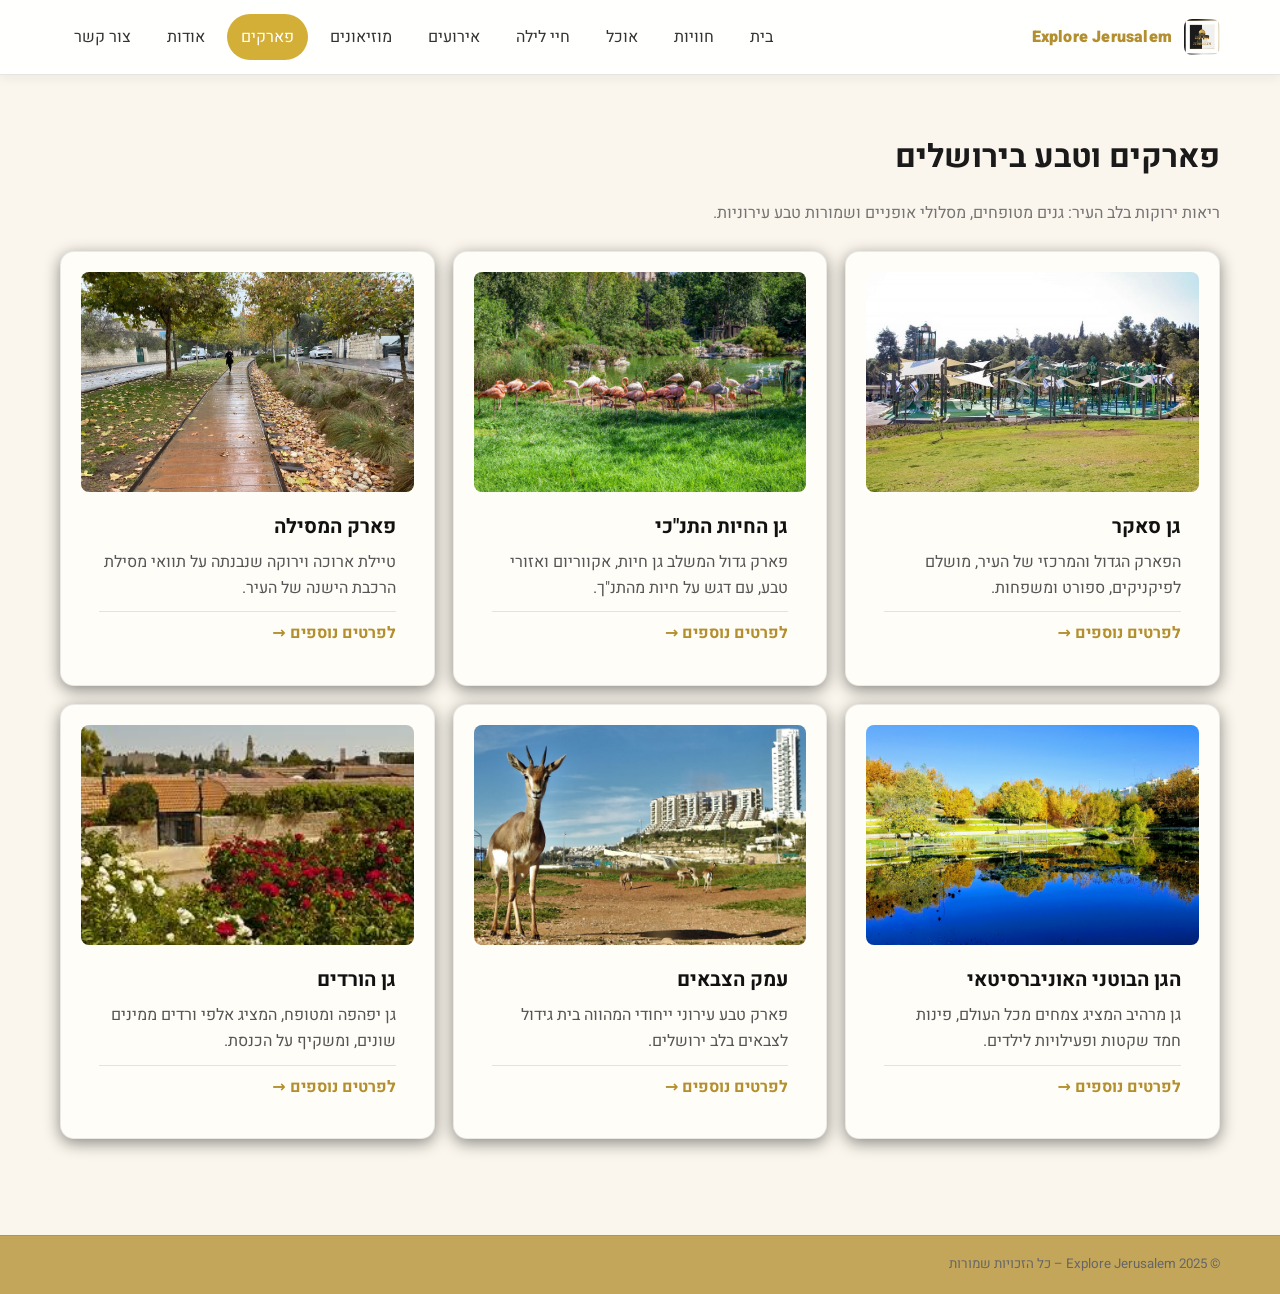
<file: html/park.html>
<!doctype html>
<html lang="he" dir="rtl">
    <head>
        <meta charset="utf-8">
        <meta name="viewport" content="width=device-width, initial-scale=1">
        <title>Explore Jerusalem – פארקים</title>
        <link rel="preconnect" href="https://fonts.googleapis.com">
        <link rel="preconnect" href="https://fonts.gstatic.com" crossorigin>
        <link href="https://fonts.googleapis.com/css2?family=Heebo:wght@400;700;900&display=swap" rel="stylesheet">
        <link rel="stylesheet" href="../css/style.css">
        <link rel="stylesheet" href="../css/responsive.css">
        <link rel="icon" href="../media/logo.png">
    </head>
    <body>
        <header class="header" role="banner">
            <div class="container header-inner">
                <a class="brand" href="index.html" aria-label="בית">
                <img src="../media/logo.png" alt="Explore Jerusalem">
                <span>Explore Jerusalem</span>
                </a>

                <input type="checkbox" id="nav-toggle" aria-label="פתיחת תפריט">
                <label class="hamburger" for="nav-toggle" aria-hidden="true">
                    <span></span>
                    <span></span>
                    <span></span>
                </label>

                <nav class="nav" aria-label="ניווט ראשי">
                    <a href="index.html">בית</a>
                    <a href="experiences.html">חוויות</a>
                    <a href="food.html">אוכל</a>
                    <a href="nightlife.html">חיי לילה</a>
                    <a href="events.html">אירועים</a>
                    <a href="museum.html">מוזיאונים</a>
                    <a href="park.html" class="active">פארקים</a>
                    <a href="about.html">אודות</a>
                    <a href="contact.html">צור קשר</a>
                </nav>
            </div>
        </header>

        <main id="main">
            <div class="container">
                <h1 class="m-0">פארקים וטבע בירושלים</h1>
                <p class="muted">ריאות ירוקות בלב העיר: גנים מטופחים, מסלולי אופניים ושמורות טבע עירוניות.</p>

                <div class="grid mt-4">

                    <article class="card">
                        <img src="../media/parks/sacher-park.jpeg"/>
                        <div class="card-body">
                            <h3>גן סאקר</h3>
                            <p>הפארק הגדול והמרכזי של העיר, מושלם לפיקניקים, ספורט ומשפחות.</p>
                            <details>
                                <summary>לפרטים נוספים →</summary>
                                <div class="info">
                                    <p>גן נרחב המשתרע על פני כ-300 דונם, כולל מתקני כושר, מגרשי ספורט, מתקני שעשועים ואזורי דשא גדולים.</p>
                                    <ul>
                                        <li><strong>אזור:</strong> מרכז העיר (בין שכונת רחביה לגבעת רם)</li>
                                        <li><strong>כניסה:</strong> חופשית</li>
                                        <li><strong>מומלץ:</strong> לריצות, משחקי כדור ואירועי יום העצמאות.</li>
                                    </ul>
                                </div>
                            </details>
                        </div>
                    </article>

                    <article class="card">
                        <img src="../media/parks/biblical-zoo.jpg" alt="גן החיות התנכ'י">
                        <div class="card-body">
                            <h3>גן החיות התנ"כי</h3>
                            <p>פארק גדול המשלב גן חיות, אקווריום ואזורי טבע, עם דגש על חיות מהתנ"ך.</p>
                            <details>
                                <summary>לפרטים נוספים →</summary>
                                <div class="info">
                                    <p>מציע חוויה מהנה לכל המשפחה עם מגוון בעלי חיים, רכבת תיירותית ואקווריום ישראל הגדול.</p>
                                    <ul>
                                        <li><strong>כתובת:</strong> מנחת יצחק שריקי 1, ירושלים</li>
                                        <li><strong>טלפון:</strong> 02-675-0111</li>
                                        <li><strong>אתר:</strong> <a href="https://www.jerusalemzoo.org.il/" target="_blank" rel="noopener noreferrer">jerusalemzoo.org.il</a></li>
                                    </ul>
                                </div>
                            </details>
                        </div>
                    </article>

                    <article class="card">
                        <img src="../media/parks/railway-park.jpeg" alt="פארק המסילה">
                        <div class="card-body">
                            <h3>פארק המסילה</h3>
                            <p>טיילת ארוכה וירוקה שנבנתה על תוואי מסילת הרכבת הישנה של העיר.</p>
                            <details>
                                <summary>לפרטים נוספים →</summary>
                                <div class="info">
                                    <p>מסלול אידיאלי לרכיבה על אופניים, ריצה או הליכה נינוחה. משתרע ממרכז העיר ועד שכונת מלחה.</p>
                                    <ul>
                                        <li><strong>אזור:</strong> עובר בשכונות עמק רפאים, קטמון ובקעה.</li>
                                        <li><strong>כניסה:</strong> חופשית</li>
                                        <li><strong>מומלץ:</strong> רכיבת אופניים משפחתית.</li>
                                    </ul>
                                </div>
                            </details>
                        </div>
                    </article>

                    <article class="card">
                        <img src="../media/parks/botanical-garden.jpg" alt="הגן הבוטני">
                        <div class="card-body">
                            <h3>הגן הבוטני האוניברסיטאי</h3>
                            <p>גן מרהיב המציג צמחים מכל העולם, פינות חמד שקטות ופעילויות לילדים.</p>
                            <details>
                                <summary>לפרטים נוספים →</summary>
                                <div class="info">
                                    <p>הגן הגדול בישראל, משמש כמרכז מחקר וחינוך, ומציע מסלולים יפים ופינות מנוחה נעימות.</p>
                                    <ul>
                                        <li><strong>כתובת:</strong> הרצל 1, ירושלים (סמוך לגבעת רם)</li>
                                        <li><strong>טלפון:</strong> 02-679-4012</li>
                                        <li><strong>אתר:</strong> <a href="https://www.botanic.co.il/" target="_blank" rel="noopener noreferrer">botanic.co.il</a></li>
                                    </ul>
                                </div>
                            </details>
                        </div>
                    </article>

                    <article class="card">
                        <img src="../media/parks/deer-valley.jpg" alt="עמק הצבאים">
                        <div class="card-body">
                            <h3>עמק הצבאים</h3>
                            <p>פארק טבע עירוני ייחודי המהווה בית גידול לצבאים בלב ירושלים.</p>
                            <details>
                                <summary>לפרטים נוספים →</summary>
                                <div class="info">
                                    <p>שמורת טבע מוגנת, המאפשרת תצפית על עדרי צבאים וציפורים בסביבה טבעית, עם שבילי הליכה נגישים.</p>
                                    <ul>
                                        <li><strong>כתובת:</strong> שדרות הרצל פינת צומת פת, ירושלים</li>
                                        <li><strong>כניסה:</strong> חופשית</li>
                                        <li><strong>מומלץ:</strong> להגיע בשעות הבוקר המוקדמות או בשעות הערב.</li>
                                    </ul>
                                </div>
                            </details>
                        </div>
                    </article>

                    <article class="card">
                        <img src="../media/parks/rose-garden.jpeg" alt="גן הורדים">
                        <div class="card-body">
                            <h3>גן הורדים</h3>
                            <p>גן יפהפה ומטופח, המציג אלפי ורדים ממינים שונים, ומשקיף על הכנסת.</p>
                            <details>
                                <summary>לפרטים נוספים →</summary>
                                <div class="info">
                                    <p>הגן מתפרש על שטח של כ-80 דונם ומהווה מקום אידיאלי לצילומים, טיולים רומנטיים וישיבה שקטה.</p>
                                    <ul>
                                        <li><strong>כתובת:</strong> רחוב זוסמן, קריית הממשלה, ירושלים</li>
                                        <li><strong>כניסה:</strong> חופשית</li>
                                        <li><strong>מומלץ:</strong> לביקור באביב כשהוורדים בשיא פריחתם.</li>
                                    </ul>
                                </div>
                            </details>
                        </div>
                    </article>

                </div>
            </div>
        </main>

        <footer class="footer" role="contentinfo">
            <div class="container footer-inner">
                <small>© 2025 Explore Jerusalem – כל הזכויות שמורות</small>
            </div>
        </footer>
    </body>
</html>
</file>
<file: css/style.css>
/* Explore Jerusalem – Light Theme (Gold & White, RTL, Hebrew) */

:root {
	--color-bg: #FAF6ED; /* bright background */
	--color-surface: #f9f7f2; /* off-white section */
	--color-card: #fffdf7; /* cards */
	--color-primary: #d4af37; /* gold */
	--color-primary-600: #b38f2f; /* darker gold */
	--color-accent: #b38f2f; /* for hover and icons */
	--color-text: #1a1a1a; /* main text */
	--color-muted: #555555; /* secondary text */
	--radius: 14px;
	--radius-sm: 10px;
	--shadow-1: 0 4px 16px rgba(0,0,0,0.45);
	--shadow-2: 0 6px 24px rgba(0,0,0,0.65);
	--shadow-3: 0 6px 24px rgba(0,0,0,0.15);
	--max-w: 1200px;
}

/* Base */
* { box-sizing: border-box; }

html {
	direction: rtl;
	scroll-behavior: smooth;
}

body {
	margin: 0;
	font-family: "Heebo", "Rubik", "Assistant", system-ui, -apple-system, Segoe UI, Arial, sans-serif;
	background: var(--color-bg);
	color: var(--color-text);
	line-height: 1.65;
}

img { 
	max-width: 100%;
	display: block; 
	border-radius: 8px;
}

a { 
	color: var(--color-accent); 
	text-decoration: none; 
}

a:hover { 
	text-decoration: underline; 
}

.container { 
	width: 100%;
	max-width: var(--max-w); 
	margin-inline: auto; 
	padding-inline: 20px; 
	padding-block: 56px;
}


/* Header & Nav */
.header {
	position: sticky;
	top: 0; 
	z-index: 50;
	background: rgba(255, 255, 255, 0.932);
	backdrop-filter: blur(8px);
	border-bottom: 1px solid rgba(0,0,0,0.1);
	box-shadow: 0 4px 10px rgba(0,0,0,0.05);
}

.header-inner { 
	display: flex; 
	align-items: center; 
	justify-content: space-between; 
	gap: 16px; 
	padding: 14px 20px; }

.brand { 
	display: flex;
	align-items: center;
	gap: 12px;
	color: var(--color-primary-600); 
	font-weight: 900; 
	letter-spacing: 0.2px; 
}

.brand img { 
	width: 36px; 
	height: 36px; 
}

/*nav*/
.nav {
	display: flex; 
	align-items: center; 
	gap: 8px; 
	flex-wrap: wrap;
}

.nav a {
	color: #333;
	padding: 10px 14px; 
	border-radius: 999px;
	transition: background .2s, color .2s, transform .2s;
}
.nav a:hover { 
	background: rgba(212,175,55,0.15);
	color: #111; 
	transform: translateY(-1px); }

.nav a.active { 
	background: var(--color-primary); 
	color: white; 
}

/* Hero */
.hero {
	position: relative; 
	isolation: isolate; 
	overflow: hidden;
	background: url("../media/jerusalem.jpg") center/cover no-repeat;
}

.hero::after {
	content: ""; position: absolute; inset: 0;
	background: linear-gradient(180deg, rgba(255,255,255,0.15), rgba(255,255,255,0.8));
	z-index: -1;
}

.hero-content {
	padding-block: 120px;
	text-align: center;
	color: #222;
}

.hero h1 {
	font-size: clamp(32px, 4vw, 56px);
	margin: 0 0 10px;
	color: #1a1a1a;
	font-weight: 900;
}

.hero p {
	font-size: clamp(16px, 2vw, 20px);
	color: #444;
	margin: 0 0 24px;
	font-weight: 600;
}

.btn {
	display: inline-flex; align-items: center; justify-content: center; gap: 10px;
	background: var(--color-primary);
	color: #fff;
	font-weight: 700;
	padding: 12px 20px;
	border-radius: 12px;
	box-shadow: var(--shadow-1);
	transition: transform .15s ease, box-shadow .2s ease, background .2s ease;
}

.btn:hover {
	transform: translateY(-2px);
	background: var(--color-primary-600);
	box-shadow: var(--shadow-1);
}

.btn.alt {
	background: transparent;
	color: var(--color-primary-600);
	border: 2px solid var(--color-primary-600);
}

/* Cards Grid */
.grid {
	display: grid; 
	gap: 18px;
	grid-template-columns: repeat(12, 1fr);
}

.card {
	grid-column: span ;
	background: var(--color-card);
	border: 1px solid rgba(0,0,0,0.08);
	border-radius: var(--radius);
	overflow: hidden;
	box-shadow: var(--shadow-1);
}

.card img { 
	width: 100%; 
	height: 220px; 
	object-fit: cover; 
}

.card-body { padding: 18px; }

.card h3 {
	margin: 0 0 6px; 
	font-size: 20px; 
	color: #111; 
}

.card p { 
	margin: 0; 
	color: #555; 
}

/* Two-column layout */
.layout {
	display: grid; 
	gap: 22px; 
	grid-template-columns: 1fr;
}

.aside {
	background: #fff;
	border: 1px solid rgba(0,0,0,0.08);
	border-radius: var(--radius-sm);
	padding: 16px;
}

/* Article */
article {
	background: var(--color-card);
	border: 1px solid rgba(0,0,0,0.1);
	border-radius: var(--radius);
	padding: 20px;
}

/* Footer */
.footer {
	margin-top: 40px;
	border-top: 1px solid rgba(0,0,0,0.1);
	background: #b3902fc6;
	color: #ffffff;
}
.footer-inner {
	display: flex;
	flex-wrap: wrap; 
	align-items: center; 
	justify-content: space-between; 
	gap: 12px;
	padding: 18px 20px;
}

.footer small { color: #666; }

.footer .nav a:hover{
	background: rgba(255, 255, 255, 0.227);
}

/* Forms */
form { 
	display: grid;
	gap: 14px;
}

/* Card Hover */
.card {
	transition: transform .2s ease, box-shadow .2s ease;
}

.card:hover {
	transform: translateY(-4px);
	box-shadow: var(--shadow-2);
}


details {
  margin-top: 10px;
  border-top: 1px solid rgba(0,0,0,0.1);
  padding-top: 8px;
}

summary {
  cursor: pointer;
  font-weight: 700;
  color: var(--color-primary-600);
  list-style: none;
  transition: color 0.2s ease;
}

summary:hover {
  color: var(--color-primary);
}

details[open] summary {
  color: var(--color-primary);
}

details .info {
  margin-top: 10px;
  background: var(--color-surface);
  border-radius: var(--radius-sm);
  padding: 12px 14px;
  font-size: 0.95rem;
  color: var(--color-text);
  line-height: 1.7;
}

details .info ul {
  padding-right: 18px;
  margin: 6px 0 0 0;
}

details .info li {
  margin-bottom: 4px;
}

/*home page*/
.flex-container{
	display: flex;
	align-items: stretch;
	justify-content: space-around;
	flex-wrap: wrap;
	gap: 20px;
	padding-top: 0;
}

.flex-item {
    flex-grow: 1; 
    flex-basis: 40%;
	min-width: 200px;
	padding-top: 0;
	display: flex;
	flex-direction: column;

}

.flex-item embed{
    width: 100%;
    border-radius: 8px;
	  aspect-ratio: 16 / 9; 
}

.flex-item iframe{
    width: 100%;
	height: 100%;
    border-radius: 8px; 
}

/*about page*/
.col-flex-container{
	display: flex;
	align-items: stretch;
	flex-direction: column;
	justify-content: flex-start;
	flex-wrap: wrap;
	gap: 10px;
	padding-top: 0;
}

.table-responsive {
    overflow-x: auto;
    width: 100%;
	min-width: 0;
}

table {
    width: 100%;
    margin-top: 20px;
    box-shadow: 0 4px 8px rgba(0, 0, 0, 0.1); 
    border-radius: 8px;
    overflow: hidden;
    direction: rtl;
    border-collapse: collapse;
}

th {
    font-weight: 700;
    padding: 12px 15px;
    text-align: right;
}

td {
    padding: 10px 15px;
    text-align: right;
}

.contact-form {
    max-width: 600px;
    margin: 0 auto 40px auto;
    padding: 20px;
    border: 1px solid #e0e0e0;
    border-radius: 8px;
    box-shadow: 0 4px 8px rgba(0, 0, 0, 0.05);
}

.form-group {
    margin-bottom: 1.5rem;
}

.contact-form label {
    display: block;
    font-weight: 700;
    margin-bottom: 5px;
    color: #333;
}

.contact-form input[type="text"],
.contact-form input[type="email"],
.contact-form select,
.contact-form textarea {
    width: 100%;
    padding: 10px;
    border: 1px solid #ccc;
    border-radius: 4px;
    box-sizing: border-box; 
    margin-top: 5px;
    font-size: 16px;
	box-shadow: var(--shadow-3);
}

.contact-form textarea {
    resize: vertical; 
}

.btn-submit {
    background-color: var(--color-primary); 
    color: white;
    padding: 12px 25px;
    border: none;
    border-radius: 4px;
    cursor: pointer;
    font-size: 18px;
    font-weight: 700;
    transition: background-color 0.3s;
	box-shadow: var(--shadow-3);
}

.btn-submit:hover {
    background-color: var(--color-primary-600);
}

/* Utility Classes */
.m-0 { margin: 0; }
.mt-3 { margin-top: 1rem; }
.mt-4 { margin-top: 1.5rem; }
.mt-5 { margin-top: 2rem; }
.muted { 
	color: #666;
	opacity: 0.9;
}
</file>
<file: css/responsive.css>
/* Mobile-first responsive rules (<= 768px) + hamburger menu */

/* Hamburger toggle (checkbox hack) */
#nav-toggle { 
	display: none; 
}
.hamburger { 
	display: none; 
	cursor: pointer; 
	padding: 10px 12px; 
	border-radius: 8px; 
	border: 1px solid #b38f2f;
}

.hamburger span { 
	display: block; 
	width: 22px; 
	height: 2px; 
	background: #b38f2f; 
	margin: 5px 0; 
}

#nav-toggle:checked ~ .hamburger span:nth-child(2) {
    opacity: 0;
}

#nav-toggle:checked ~ .hamburger span:nth-child(1) {
    transform: translateY(7px) rotate(45deg); 
}

#nav-toggle:checked ~ .hamburger span:nth-child(3) {
    transform: translateY(-7px) rotate(-45deg);
}

@media (max-width: 980px) {
		.nav { 
		display: none;
		width: 100%; 
		flex-direction: column;
		gap: 6px; 
		padding-top: 10px;
	}
	.header-inner { flex-wrap: wrap; }
	.hamburger { display: inline-block; }
	#nav-toggle:checked ~ .nav { display: flex; }
}

/* responsive.css */

/* ... קוד הניווט (Hamburger) ... */

/* Mobile (Default): 1 column (if the base style.css is not 1 column) */
/* אם אתה רוצה לכפות עמודה אחת רק עד 768px, השתמש בזה: */
@media (max-width: 768px) {
    .grid { grid-template-columns: 1fr !important; }
    .grid .card { grid-column: span 1 !important; }  /* זה כבר קיים */
}


/* Tablet: 2 columns */
/* מתחיל מפיקסל אחד מעל סיום המובייל */
@media (min-width: 769px) and (max-width: 1023px) {
    .grid { grid-template-columns: repeat(2, 1fr); }
    /* כל כרטיס תופס חצי מה-grid (לא צריך span 1 כי זה 2 עמודות) */
    .grid .card { grid-column: span 6; } 
	.layout { grid-template-columns: 1.5fr 0.7fr; }
}


/* Desktop: 3 columns (span 4 in a 12-col grid) */
@media (min-width: 1024px) {
    /* כאן חוזרים לרשת 12 העמודות */
    .grid { grid-template-columns: repeat(12, 1fr); }
    /* כל כרטיס תופס 4/12 = שליש מהרוחב */
    .grid .card { grid-column: span 4; }
	.layout { grid-template-columns: 1.5fr 0.7fr; }
}
</file>
